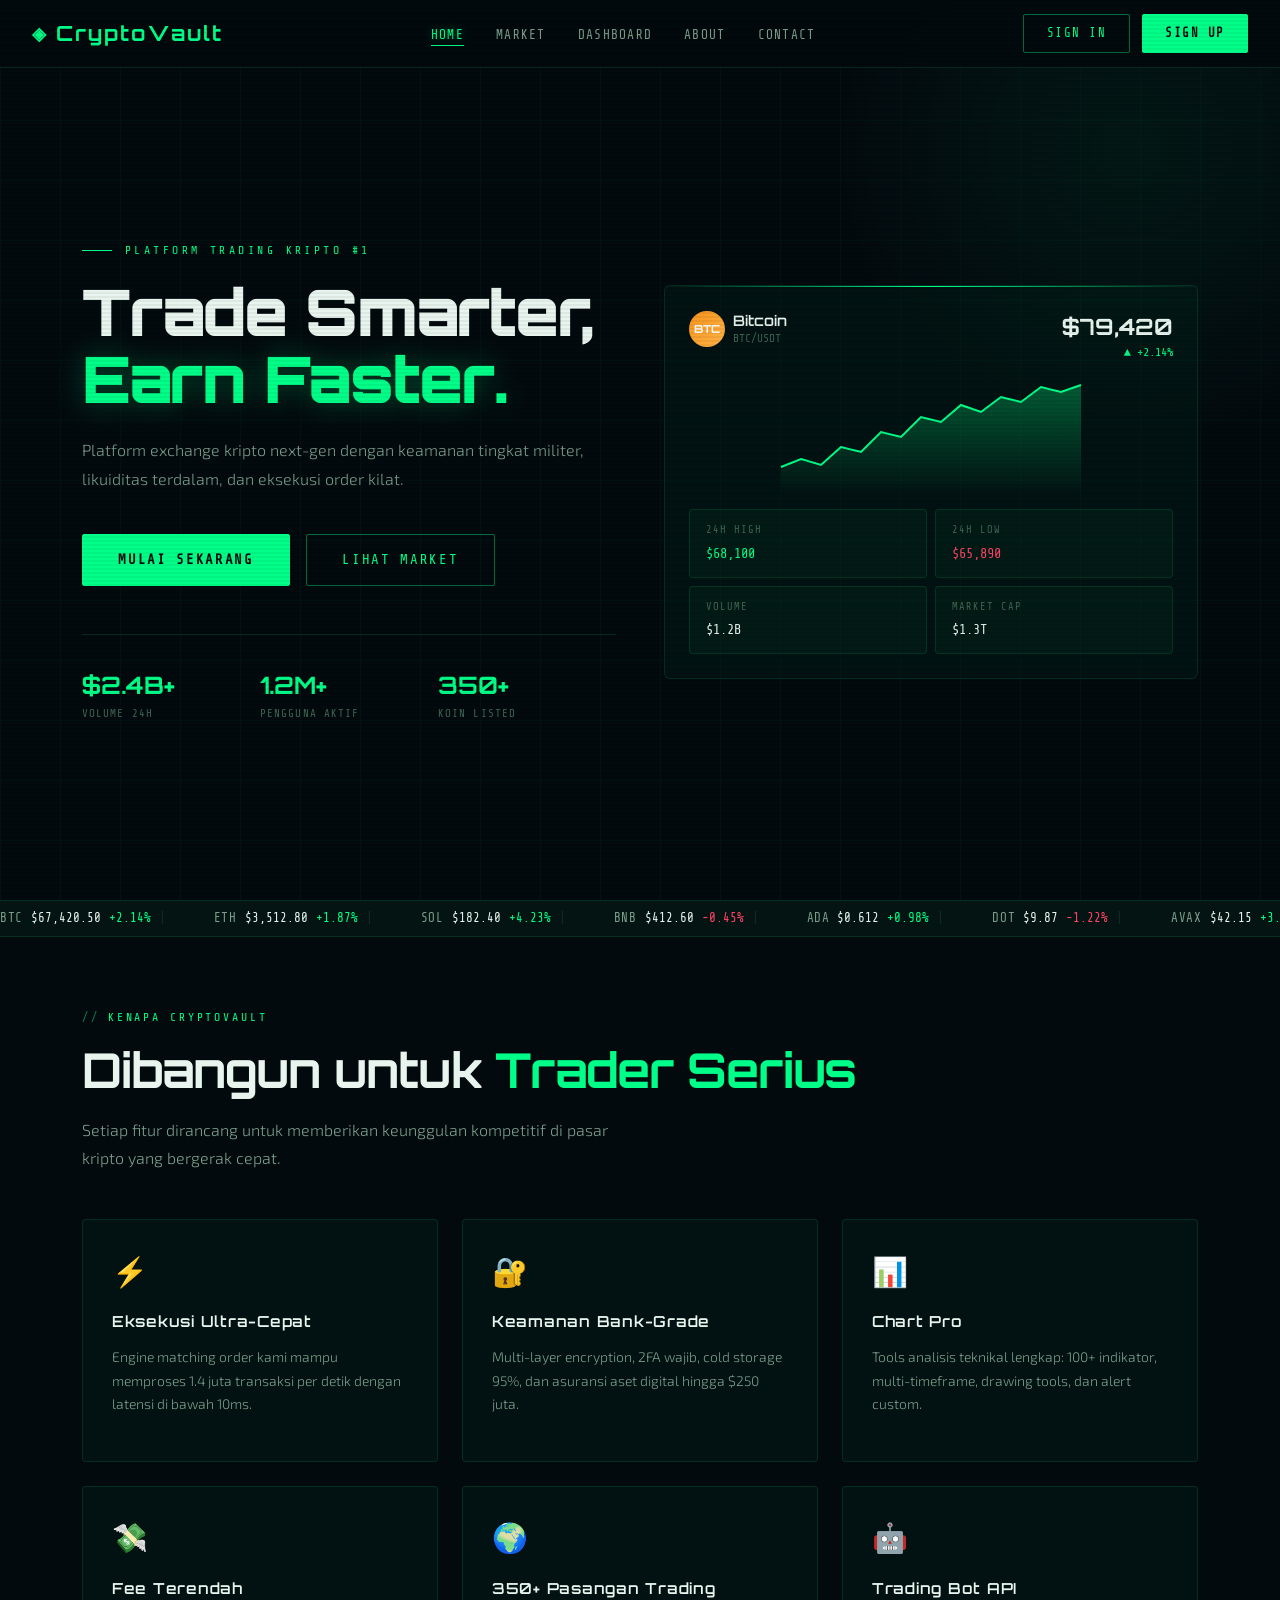
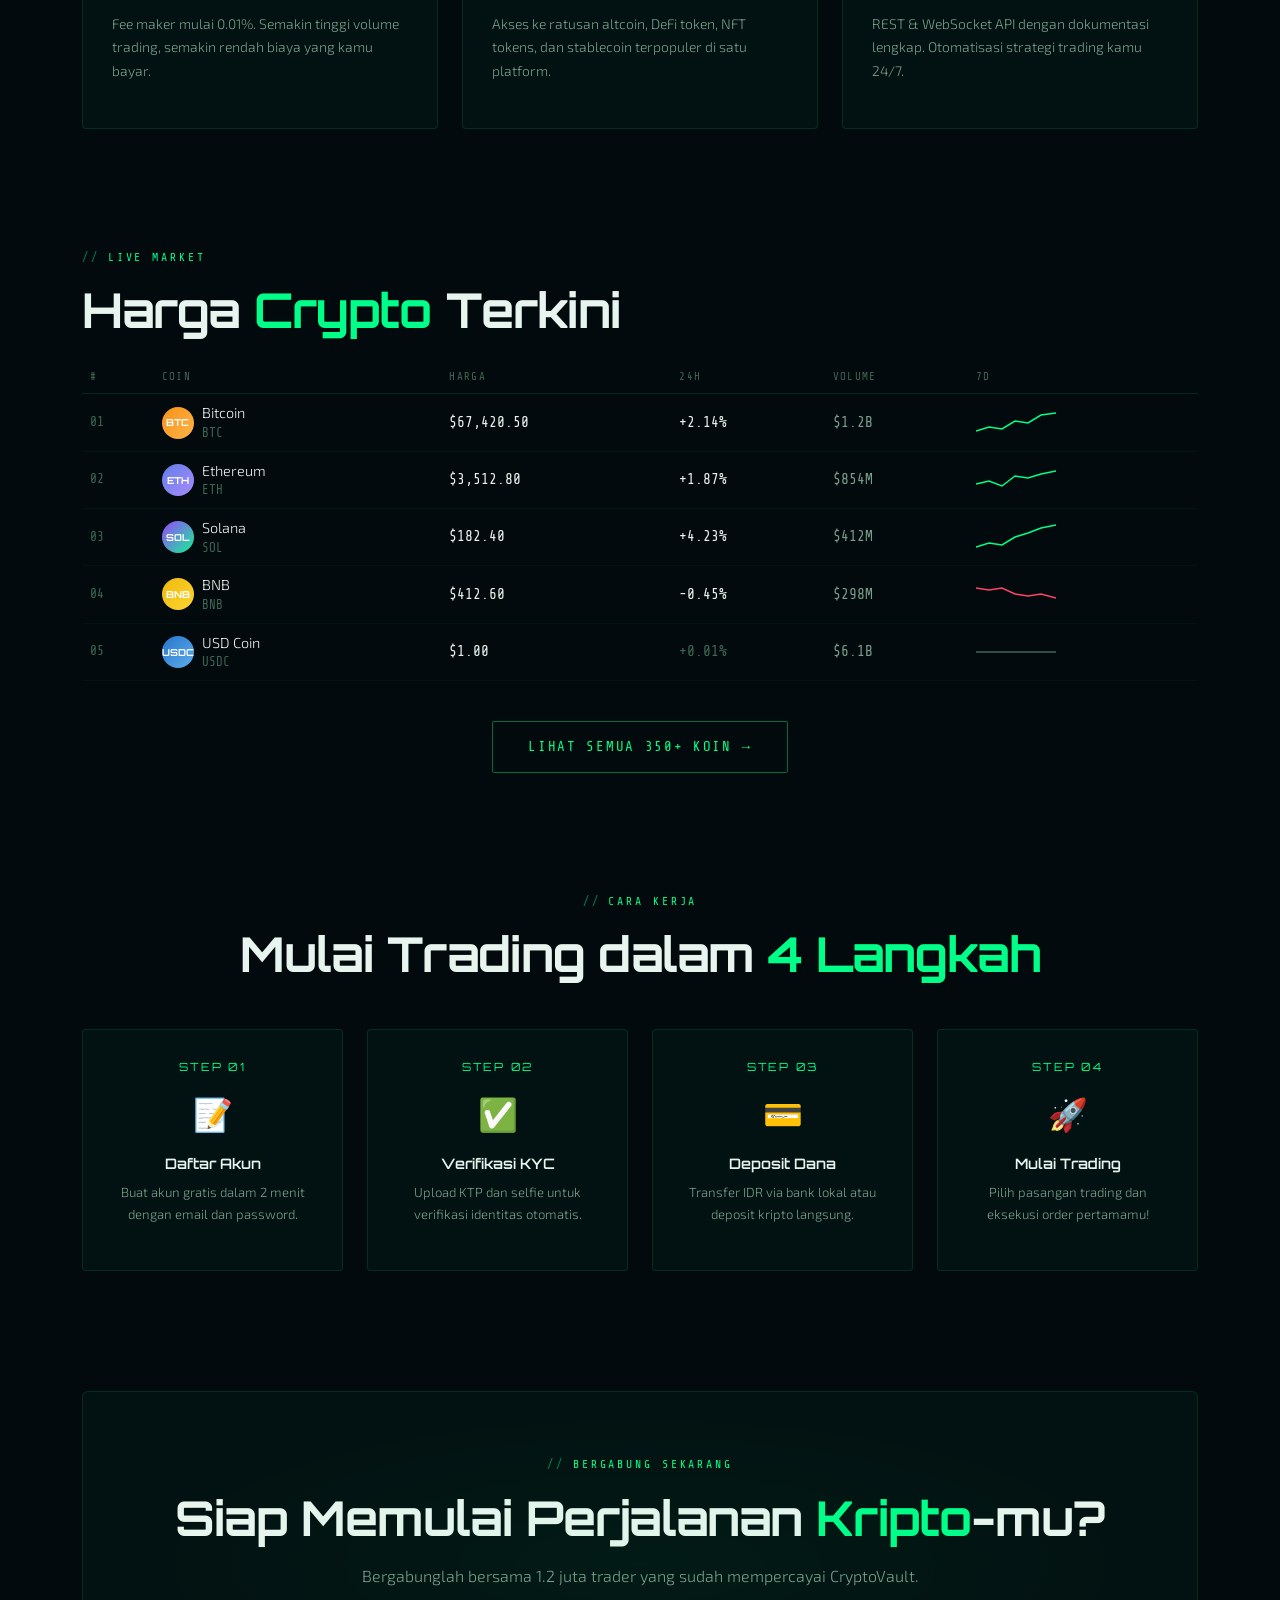
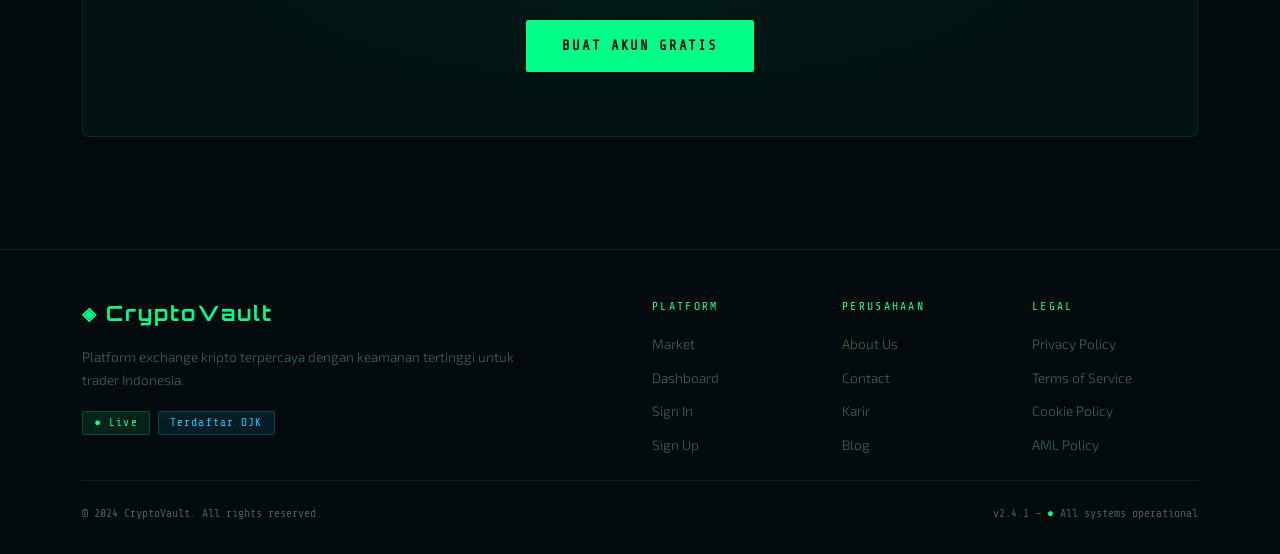
<file: index.html>
<!DOCTYPE html>
<html lang="id">
<head>
  <meta charset="UTF-8" />
  <meta name="viewport" content="width=device-width, initial-scale=1.0" />
  <title>CryptoVault — Next-Gen Crypto Exchange</title>

  <!-- Bootstrap 5 CSS -->
  <link rel="stylesheet" href="https://cdn.jsdelivr.net/npm/bootstrap@5.3.3/dist/css/bootstrap.min.css" />
  <!-- Custom CSS (override & extend Bootstrap) -->
  <link rel="stylesheet" href="css/style.css" />

  <style>
    .hero {
      min-height: 100vh;
      display: flex;
      align-items: center;
      padding: 8rem 0 4rem;
      position: relative;
      overflow: hidden;
    }

    .hero::before {
      content: '';
      position: absolute;
      top: -200px; right: -200px;
      width: 700px; height: 700px;
      background: radial-gradient(ellipse, rgba(0,255,136,0.06) 0%, transparent 60%);
      pointer-events: none;
    }

    .hero-eyebrow {
      font-family: var(--font-mono);
      font-size: 0.72rem;
      color: var(--accent);
      letter-spacing: 0.3em;
      text-transform: uppercase;
      margin-bottom: 1.2rem;
      display: flex;
      align-items: center;
      gap: 0.8rem;
    }

    .hero-eyebrow::before {
      content: '';
      width: 30px;
      height: 1px;
      background: var(--accent);
    }

    .hero-title {
      font-family: var(--font-display);
      font-size: clamp(2.8rem, 5vw, 4.5rem);
      font-weight: 900;
      line-height: 1.05;
      letter-spacing: -0.03em;
      margin-bottom: 1.5rem;
    }

    .hero-title .line2 {
      color: var(--accent);
      display: block;
      text-shadow: 0 0 30px rgba(0,255,136,0.3);
    }

    .hero-desc {
      color: var(--text-secondary);
      font-size: 1rem;
      line-height: 1.8;
      margin-bottom: 2.5rem;
    }

    .hero-stats {
      padding-top: 2rem;
      margin-top: 3rem;
      border-top: 1px solid var(--border);
    }

    .stat-value {
      font-family: var(--font-display);
      font-size: 1.5rem;
      font-weight: 700;
      color: var(--accent);
    }

    .stat-label {
      font-family: var(--font-mono);
      font-size: 0.68rem;
      color: var(--text-muted);
      letter-spacing: 0.1em;
      text-transform: uppercase;
      margin-top: 0.2rem;
    }

    .chart-box {
      background: var(--bg-card);
      border: 1px solid var(--border);
      border-radius: 6px;
      padding: 1.5rem;
      position: relative;
      overflow: hidden;
    }

    .chart-box::before {
      content: '';
      position: absolute;
      top: 0; left: 0; right: 0;
      height: 1px;
      background: linear-gradient(90deg, transparent, var(--accent), transparent);
    }

    .coin-icon {
      width: 36px;
      height: 36px;
      border-radius: 50%;
      background: linear-gradient(135deg, #f7931a, #ffb347);
      display: flex;
      align-items: center;
      justify-content: center;
      font-family: var(--font-display);
      font-size: 0.7rem;
      font-weight: 700;
      color: white;
      flex-shrink: 0;
    }

    .coin-name { font-family: var(--font-display); font-size: 0.9rem; font-weight: 600; }
    .coin-symbol { font-family: var(--font-mono); font-size: 0.7rem; color: var(--text-muted); }
    .price-value { font-family: var(--font-display); font-size: 1.4rem; font-weight: 700; }
    .price-change { font-family: var(--font-mono); font-size: 0.75rem; color: var(--accent); }

    .mini-chart svg { width: 100%; height: 120px; }

    .float-card {
      background: rgba(0,255,136,0.04);
      border: 1px solid var(--border);
      border-radius: 4px;
      padding: 0.8rem 1rem;
    }

    .float-label {
      font-family: var(--font-mono);
      font-size: 0.65rem;
      color: var(--text-muted);
      text-transform: uppercase;
      letter-spacing: 0.1em;
      margin-bottom: 0.3rem;
    }

    .float-value { font-family: var(--font-mono); font-size: 0.85rem; }

    .feature-icon { font-size: 1.8rem; margin-bottom: 1.2rem; display: block; }

    .feature-title {
      font-family: var(--font-display);
      font-size: 0.95rem;
      font-weight: 600;
      letter-spacing: 0.05em;
      margin-bottom: 0.7rem;
    }

    .feature-desc { color: var(--text-secondary); font-size: 0.87rem; line-height: 1.7; }

    .coin-dot {
      width: 32px; height: 32px;
      border-radius: 50%;
      display: flex;
      align-items: center;
      justify-content: center;
      font-family: var(--font-display);
      font-size: 0.6rem;
      font-weight: 700;
      color: #fff;
      flex-shrink: 0;
    }

    .coin-fullname { font-size: 0.78rem; color: var(--text-muted); font-family: var(--font-mono); }

    .step-number { font-family: var(--font-display); font-size: 0.7rem; color: var(--accent); letter-spacing: 0.2em; margin-bottom: 0.8rem; }
    .step-icon { font-size: 2rem; margin-bottom: 1rem; display: block; }
    .step-title { font-family: var(--font-display); font-size: 0.9rem; font-weight: 600; margin-bottom: 0.5rem; }
    .step-desc { color: var(--text-secondary); font-size: 0.82rem; line-height: 1.65; }

    .cta-box {
      background: var(--bg-card);
      border: 1px solid var(--border);
      border-radius: 6px;
      padding: 4rem;
      position: relative;
      overflow: hidden;
    }

    .cta-box::before {
      content: '';
      position: absolute;
      inset: 0;
      background: radial-gradient(ellipse at center, rgba(0,255,136,0.04) 0%, transparent 70%);
    }

    @media (max-width: 576px) {
      .cta-box { padding: 2.5rem 1.5rem; }
    }
  </style>
</head>
<body>

  <!-- NAVBAR -->
  <nav class="cv-nav">
    <a href="index.html" class="nav-logo">CryptoVault</a>
    <ul class="nav-links">
      <li><a href="index.html">Home</a></li>
      <li><a href="pages/market.html">Market</a></li>
      <li><a href="pages/dashboard.html">Dashboard</a></li>
      <li><a href="pages/about.html">About</a></li>
      <li><a href="pages/contact.html">Contact</a></li>
    </ul>
    <div class="nav-cta">
      <a href="pages/signin.html" class="btn-cv btn-cv-outline">Sign In</a>
      <a href="pages/signup.html" class="btn-cv btn-cv-primary">Sign Up</a>
    </div>
    <button class="hamburger" id="hamburger" aria-label="Menu">
      <span></span><span></span><span></span>
    </button>
  </nav>

  <div class="cv-mobile-menu" id="cv-mobile-menu">
    <a href="index.html">Home</a>
    <a href="pages/market.html">Market</a>
    <a href="pages/dashboard.html">Dashboard</a>
    <a href="pages/about.html">About</a>
    <a href="pages/contact.html">Contact</a>
    <a href="pages/signin.html">Sign In</a>
    <a href="pages/signup.html">Sign Up</a>
  </div>

  <!-- HERO — Bootstrap row/col untuk grid responsif -->
  <section class="hero">
    <div class="container">
      <div class="row align-items-center g-5">
        <div class="col-lg-6" data-aos>
          <div class="hero-eyebrow">Platform Trading Kripto #1</div>
          <h1 class="hero-title">
            Trade Smarter,<br>
            <span class="line2">Earn Faster.</span>
          </h1>
          <p class="hero-desc">
            Platform exchange kripto next-gen dengan keamanan tingkat militer, likuiditas terdalam, dan eksekusi order kilat.
          </p>
          <!-- Bootstrap d-flex gap-3 untuk tombol -->
          <div class="d-flex gap-3 flex-wrap">
            <a href="pages/signup.html" class="btn-cv btn-cv-primary btn-cv-lg">Mulai Sekarang</a>
            <a href="pages/market.html" class="btn-cv btn-cv-outline btn-cv-lg">Lihat Market</a>
          </div>
          <!-- Bootstrap row untuk stats -->
          <div class="hero-stats">
            <div class="row g-0">
              <div class="col-4">
                <div class="stat-value">$2.4B+</div>
                <div class="stat-label">Volume 24H</div>
              </div>
              <div class="col-4">
                <div class="stat-value">1.2M+</div>
                <div class="stat-label">Pengguna Aktif</div>
              </div>
              <div class="col-4">
                <div class="stat-value">350+</div>
                <div class="stat-label">Koin Listed</div>
              </div>
            </div>
          </div>
        </div>

        <div class="col-lg-6" data-aos data-delay="2">
          <div class="chart-box">
            <div class="d-flex justify-content-between align-items-start mb-3">
              <div class="d-flex align-items-center gap-2">
                <div class="coin-icon">BTC</div>
                <div>
                  <div class="coin-name">Bitcoin</div>
                  <div class="coin-symbol">BTC/USDT</div>
                </div>
              </div>
              <div class="text-end">
                <div class="price-value">$79,420</div>
                <div class="price-change">▲ +2.14%</div>
              </div>
            </div>
            <div class="mini-chart">
              <svg viewBox="0 0 300 120" xmlns="http://www.w3.org/2000/svg">
                <defs>
                  <linearGradient id="cg" x1="0%" y1="0%" x2="0%" y2="100%">
                    <stop offset="0%" style="stop-color:rgba(0,255,136,0.3)" />
                    <stop offset="100%" style="stop-color:rgba(0,255,136,0)" />
                  </linearGradient>
                </defs>
                <path d="M0,90 L20,82 L40,88 L60,70 L80,75 L100,55 L120,60 L140,40 L160,45 L180,28 L200,35 L220,20 L240,25 L260,10 L280,15 L300,8"
                  stroke="#00ff88" stroke-width="2" fill="none" />
                <path d="M0,90 L20,82 L40,88 L60,70 L80,75 L100,55 L120,60 L140,40 L160,45 L180,28 L200,35 L220,20 L240,25 L260,10 L280,15 L300,8 L300,120 L0,120 Z"
                  fill="url(#cg)" />
              </svg>
            </div>
            <!-- Bootstrap row/col untuk float cards -->
            <div class="row g-2 mt-1">
              <div class="col-6"><div class="float-card"><div class="float-label">24H High</div><div class="float-value up">$68,100</div></div></div>
              <div class="col-6"><div class="float-card"><div class="float-label">24H Low</div><div class="float-value down">$65,890</div></div></div>
              <div class="col-6"><div class="float-card"><div class="float-label">Volume</div><div class="float-value">$1.2B</div></div></div>
              <div class="col-6"><div class="float-card"><div class="float-label">Market Cap</div><div class="float-value">$1.3T</div></div></div>
            </div>
          </div>
        </div>
      </div>
    </div>
  </section>

  <!-- TICKER -->
  <div class="ticker-bar">
    <div class="ticker-track"></div>
  </div>

  <!-- FEATURES — Bootstrap row/col grid -->
  <section class="py-5 my-4">
    <div class="container">
      <div class="mb-5" data-aos>
        <div class="section-tag">Kenapa CryptoVault</div>
        <h2 class="section-title">Dibangun untuk <span class="highlight">Trader Serius</span></h2>
        <p class="section-sub">Setiap fitur dirancang untuk memberikan keunggulan kompetitif di pasar kripto yang bergerak cepat.</p>
      </div>
      <!-- Bootstrap row dengan col responsif -->
      <div class="row g-4">
        <div class="col-md-6 col-lg-4" data-aos data-delay="1">
          <div class="cv-card h-100">
            <span class="feature-icon">⚡</span>
            <div class="feature-title">Eksekusi Ultra-Cepat</div>
            <p class="feature-desc">Engine matching order kami mampu memproses 1.4 juta transaksi per detik dengan latensi di bawah 10ms.</p>
          </div>
        </div>
        <div class="col-md-6 col-lg-4" data-aos data-delay="2">
          <div class="cv-card h-100">
            <span class="feature-icon">🔐</span>
            <div class="feature-title">Keamanan Bank-Grade</div>
            <p class="feature-desc">Multi-layer encryption, 2FA wajib, cold storage 95%, dan asuransi aset digital hingga $250 juta.</p>
          </div>
        </div>
        <div class="col-md-6 col-lg-4" data-aos data-delay="3">
          <div class="cv-card h-100">
            <span class="feature-icon">📊</span>
            <div class="feature-title">Chart Pro</div>
            <p class="feature-desc">Tools analisis teknikal lengkap: 100+ indikator, multi-timeframe, drawing tools, dan alert custom.</p>
          </div>
        </div>
        <div class="col-md-6 col-lg-4" data-aos data-delay="1">
          <div class="cv-card h-100">
            <span class="feature-icon">💸</span>
            <div class="feature-title">Fee Terendah</div>
            <p class="feature-desc">Fee maker mulai 0.01%. Semakin tinggi volume trading, semakin rendah biaya yang kamu bayar.</p>
          </div>
        </div>
        <div class="col-md-6 col-lg-4" data-aos data-delay="2">
          <div class="cv-card h-100">
            <span class="feature-icon">🌍</span>
            <div class="feature-title">350+ Pasangan Trading</div>
            <p class="feature-desc">Akses ke ratusan altcoin, DeFi token, NFT tokens, dan stablecoin terpopuler di satu platform.</p>
          </div>
        </div>
        <div class="col-md-6 col-lg-4" data-aos data-delay="3">
          <div class="cv-card h-100">
            <span class="feature-icon">🤖</span>
            <div class="feature-title">Trading Bot API</div>
            <p class="feature-desc">REST & WebSocket API dengan dokumentasi lengkap. Otomatisasi strategi trading kamu 24/7.</p>
          </div>
        </div>
      </div>
    </div>
  </section>

  <!-- MARKET PREVIEW — Bootstrap table -->
  <section class="py-5 my-4">
    <div class="container">
      <div class="mb-4" data-aos>
        <div class="section-tag">Live Market</div>
        <h2 class="section-title">Harga <span class="highlight">Crypto</span> Terkini</h2>
      </div>
      <!-- Bootstrap table-responsive untuk scroll di mobile -->
      <div class="table-responsive" data-aos>
        <table class="table table-hover align-middle">
          <thead>
            <tr>
              <th>#</th><th>Coin</th><th>Harga</th><th>24H</th><th class="d-none d-md-table-cell">Volume</th><th>7D</th>
            </tr>
          </thead>
          <tbody>
            <tr>
              <td class="font-mono" style="color:var(--text-muted);font-size:0.8rem">01</td>
              <td><div class="d-flex align-items-center gap-2"><div class="coin-dot" style="background:linear-gradient(135deg,#f7931a,#ffb347)">BTC</div><div><div>Bitcoin</div><div class="coin-fullname">BTC</div></div></div></td>
              <td class="font-mono">$67,420.50</td>
              <td class="up font-mono">+2.14%</td>
              <td class="d-none d-md-table-cell font-mono" style="color:var(--text-secondary)">$1.2B</td>
              <td><svg width="80" height="28" viewBox="0 0 80 28"><polyline points="0,22 13,18 26,20 39,12 52,14 65,6 80,4" stroke="#00ff88" stroke-width="1.5" fill="none"/></svg></td>
            </tr>
            <tr>
              <td class="font-mono" style="color:var(--text-muted);font-size:0.8rem">02</td>
              <td><div class="d-flex align-items-center gap-2"><div class="coin-dot" style="background:linear-gradient(135deg,#627eea,#a78bfa)">ETH</div><div><div>Ethereum</div><div class="coin-fullname">ETH</div></div></div></td>
              <td class="font-mono">$3,512.80</td>
              <td class="up font-mono">+1.87%</td>
              <td class="d-none d-md-table-cell font-mono" style="color:var(--text-secondary)">$854M</td>
              <td><svg width="80" height="28" viewBox="0 0 80 28"><polyline points="0,18 13,15 26,20 39,10 52,12 65,8 80,5" stroke="#00ff88" stroke-width="1.5" fill="none"/></svg></td>
            </tr>
            <tr>
              <td class="font-mono" style="color:var(--text-muted);font-size:0.8rem">03</td>
              <td><div class="d-flex align-items-center gap-2"><div class="coin-dot" style="background:linear-gradient(135deg,#9945ff,#14f195)">SOL</div><div><div>Solana</div><div class="coin-fullname">SOL</div></div></div></td>
              <td class="font-mono">$182.40</td>
              <td class="up font-mono">+4.23%</td>
              <td class="d-none d-md-table-cell font-mono" style="color:var(--text-secondary)">$412M</td>
              <td><svg width="80" height="28" viewBox="0 0 80 28"><polyline points="0,24 13,20 26,22 39,14 52,10 65,5 80,2" stroke="#00ff88" stroke-width="1.5" fill="none"/></svg></td>
            </tr>
            <tr>
              <td class="font-mono" style="color:var(--text-muted);font-size:0.8rem">04</td>
              <td><div class="d-flex align-items-center gap-2"><div class="coin-dot" style="background:linear-gradient(135deg,#f0b90b,#fcd535)">BNB</div><div><div>BNB</div><div class="coin-fullname">BNB</div></div></div></td>
              <td class="font-mono">$412.60</td>
              <td class="down font-mono">-0.45%</td>
              <td class="d-none d-md-table-cell font-mono" style="color:var(--text-secondary)">$298M</td>
              <td><svg width="80" height="28" viewBox="0 0 80 28"><polyline points="0,8 13,10 26,8 39,14 52,16 65,14 80,18" stroke="#ff4466" stroke-width="1.5" fill="none"/></svg></td>
            </tr>
            <tr>
              <td class="font-mono" style="color:var(--text-muted);font-size:0.8rem">05</td>
              <td><div class="d-flex align-items-center gap-2"><div class="coin-dot" style="background:linear-gradient(135deg,#2775ca,#5dadec)">USDC</div><div><div>USD Coin</div><div class="coin-fullname">USDC</div></div></div></td>
              <td class="font-mono">$1.00</td>
              <td class="font-mono" style="color:var(--text-muted)">+0.01%</td>
              <td class="d-none d-md-table-cell font-mono" style="color:var(--text-secondary)">$6.1B</td>
              <td><svg width="80" height="28" viewBox="0 0 80 28"><polyline points="0,14 20,14 40,14 60,14 80,14" stroke="var(--text-muted)" stroke-width="1.5" fill="none"/></svg></td>
            </tr>
          </tbody>
        </table>
      </div>
      <div class="text-center mt-4" data-aos>
        <a href="pages/market.html" class="btn-cv btn-cv-outline btn-cv-lg">Lihat Semua 350+ Koin →</a>
      </div>
    </div>
  </section>

  <!-- HOW IT WORKS — Bootstrap row/col -->
  <section class="py-5 my-4">
    <div class="container">
      <div class="text-center mb-5" data-aos>
        <div class="section-tag justify-content-center">Cara Kerja</div>
        <h2 class="section-title">Mulai Trading dalam <span class="highlight">4 Langkah</span></h2>
      </div>
      <div class="row g-4">
        <div class="col-sm-6 col-lg-3" data-aos data-delay="1">
          <div class="cv-card text-center h-100">
            <div class="step-number">STEP 01</div>
            <span class="step-icon">📝</span>
            <div class="step-title">Daftar Akun</div>
            <p class="step-desc">Buat akun gratis dalam 2 menit dengan email dan password.</p>
          </div>
        </div>
        <div class="col-sm-6 col-lg-3" data-aos data-delay="2">
          <div class="cv-card text-center h-100">
            <div class="step-number">STEP 02</div>
            <span class="step-icon">✅</span>
            <div class="step-title">Verifikasi KYC</div>
            <p class="step-desc">Upload KTP dan selfie untuk verifikasi identitas otomatis.</p>
          </div>
        </div>
        <div class="col-sm-6 col-lg-3" data-aos data-delay="3">
          <div class="cv-card text-center h-100">
            <div class="step-number">STEP 03</div>
            <span class="step-icon">💳</span>
            <div class="step-title">Deposit Dana</div>
            <p class="step-desc">Transfer IDR via bank lokal atau deposit kripto langsung.</p>
          </div>
        </div>
        <div class="col-sm-6 col-lg-3" data-aos data-delay="4">
          <div class="cv-card text-center h-100">
            <div class="step-number">STEP 04</div>
            <span class="step-icon">🚀</span>
            <div class="step-title">Mulai Trading</div>
            <p class="step-desc">Pilih pasangan trading dan eksekusi order pertamamu!</p>
          </div>
        </div>
      </div>
    </div>
  </section>

  <!-- CTA -->
  <section class="py-5 my-4">
    <div class="container">
      <div class="cta-box text-center" data-aos>
        <div class="section-tag justify-content-center">Bergabung Sekarang</div>
        <h2 class="section-title">Siap Memulai Perjalanan <span class="highlight">Kripto</span>-mu?</h2>
        <p style="color:var(--text-secondary);margin-bottom:2rem">Bergabunglah bersama 1.2 juta trader yang sudah mempercayai CryptoVault.</p>
        <a href="pages/signup.html" class="btn-cv btn-cv-primary btn-cv-lg">Buat Akun Gratis</a>
      </div>
    </div>
  </section>

  <!-- FOOTER — Bootstrap row/col grid -->
  <footer class="cv-footer">
    <div class="container">
      <div class="row g-4 mb-4">
        <div class="col-lg-5 col-md-12">
          <a href="index.html" class="nav-logo d-inline-flex mb-3">CryptoVault</a>
          <p class="footer-desc">Platform exchange kripto terpercaya dengan keamanan tertinggi untuk trader Indonesia.</p>
          <!-- Bootstrap d-flex gap-2 untuk badges -->
          <div class="d-flex gap-2 flex-wrap">
            <span class="badge badge-cv-green">● Live</span>
            <span class="badge badge-cv-blue">Terdaftar OJK</span>
          </div>
        </div>
        <div class="col-6 col-md-3 col-lg-2 offset-lg-1">
          <div class="footer-col-title">Platform</div>
          <ul class="footer-links">
            <li><a href="pages/market.html">Market</a></li>
            <li><a href="pages/dashboard.html">Dashboard</a></li>
            <li><a href="pages/signin.html">Sign In</a></li>
            <li><a href="pages/signup.html">Sign Up</a></li>
          </ul>
        </div>
        <div class="col-6 col-md-3 col-lg-2">
          <div class="footer-col-title">Perusahaan</div>
          <ul class="footer-links">
            <li><a href="pages/about.html">About Us</a></li>
            <li><a href="pages/contact.html">Contact</a></li>
            <li><a href="#">Karir</a></li>
            <li><a href="#">Blog</a></li>
          </ul>
        </div>
        <div class="col-6 col-md-3 col-lg-2">
          <div class="footer-col-title">Legal</div>
          <ul class="footer-links">
            <li><a href="#">Privacy Policy</a></li>
            <li><a href="#">Terms of Service</a></li>
            <li><a href="#">Cookie Policy</a></li>
            <li><a href="#">AML Policy</a></li>
          </ul>
        </div>
      </div>
      <!-- Bootstrap d-flex justify-content-between untuk footer bottom -->
      <div class="footer-bottom d-flex justify-content-between align-items-center flex-wrap gap-2">
        <span>© 2024 CryptoVault. All rights reserved.</span>
        <span class="font-mono">v2.4.1 — <span class="up">●</span> All systems operational</span>
      </div>
    </div>
  </footer>

  <!-- Bootstrap 5 JS Bundle (termasuk Popper) -->
  <script src="https://cdn.jsdelivr.net/npm/bootstrap@5.3.3/dist/js/bootstrap.bundle.min.js"></script>
  <script src="js/main.js"></script>
</body>
</html>
</file>
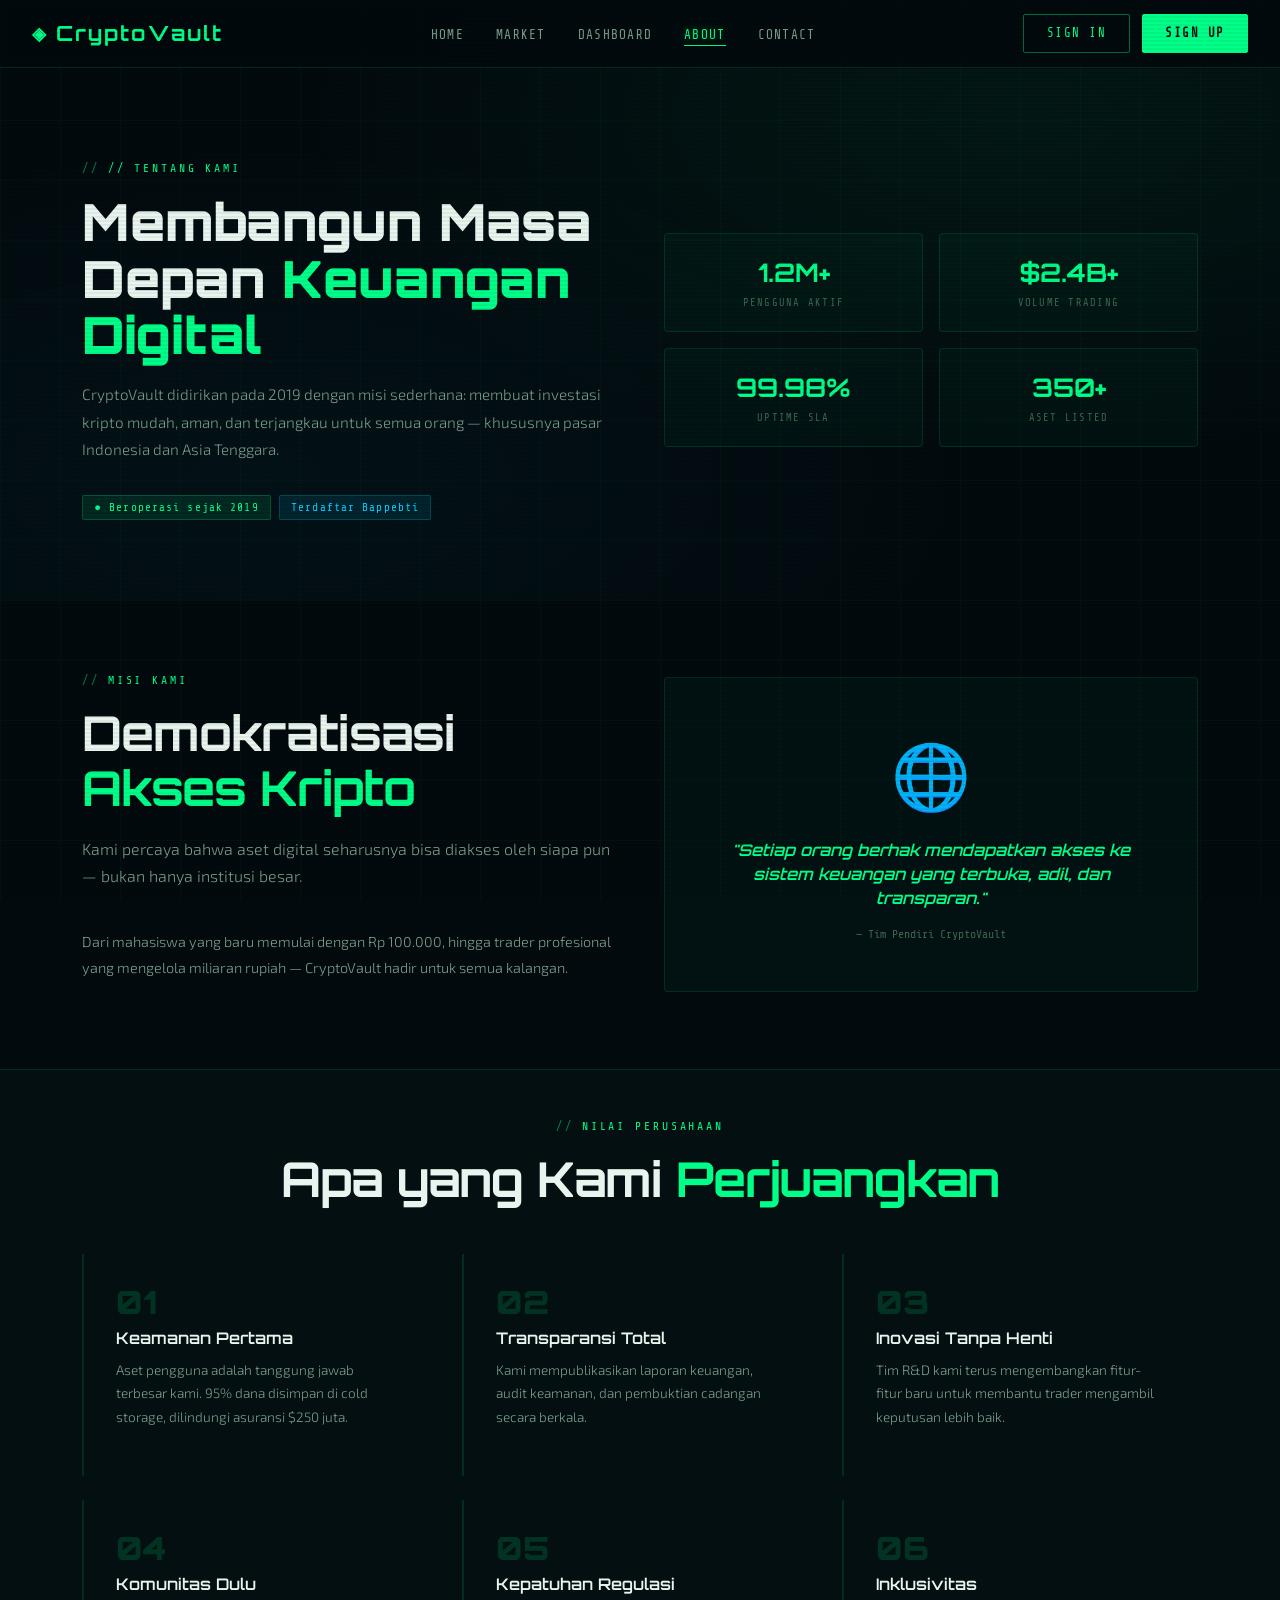
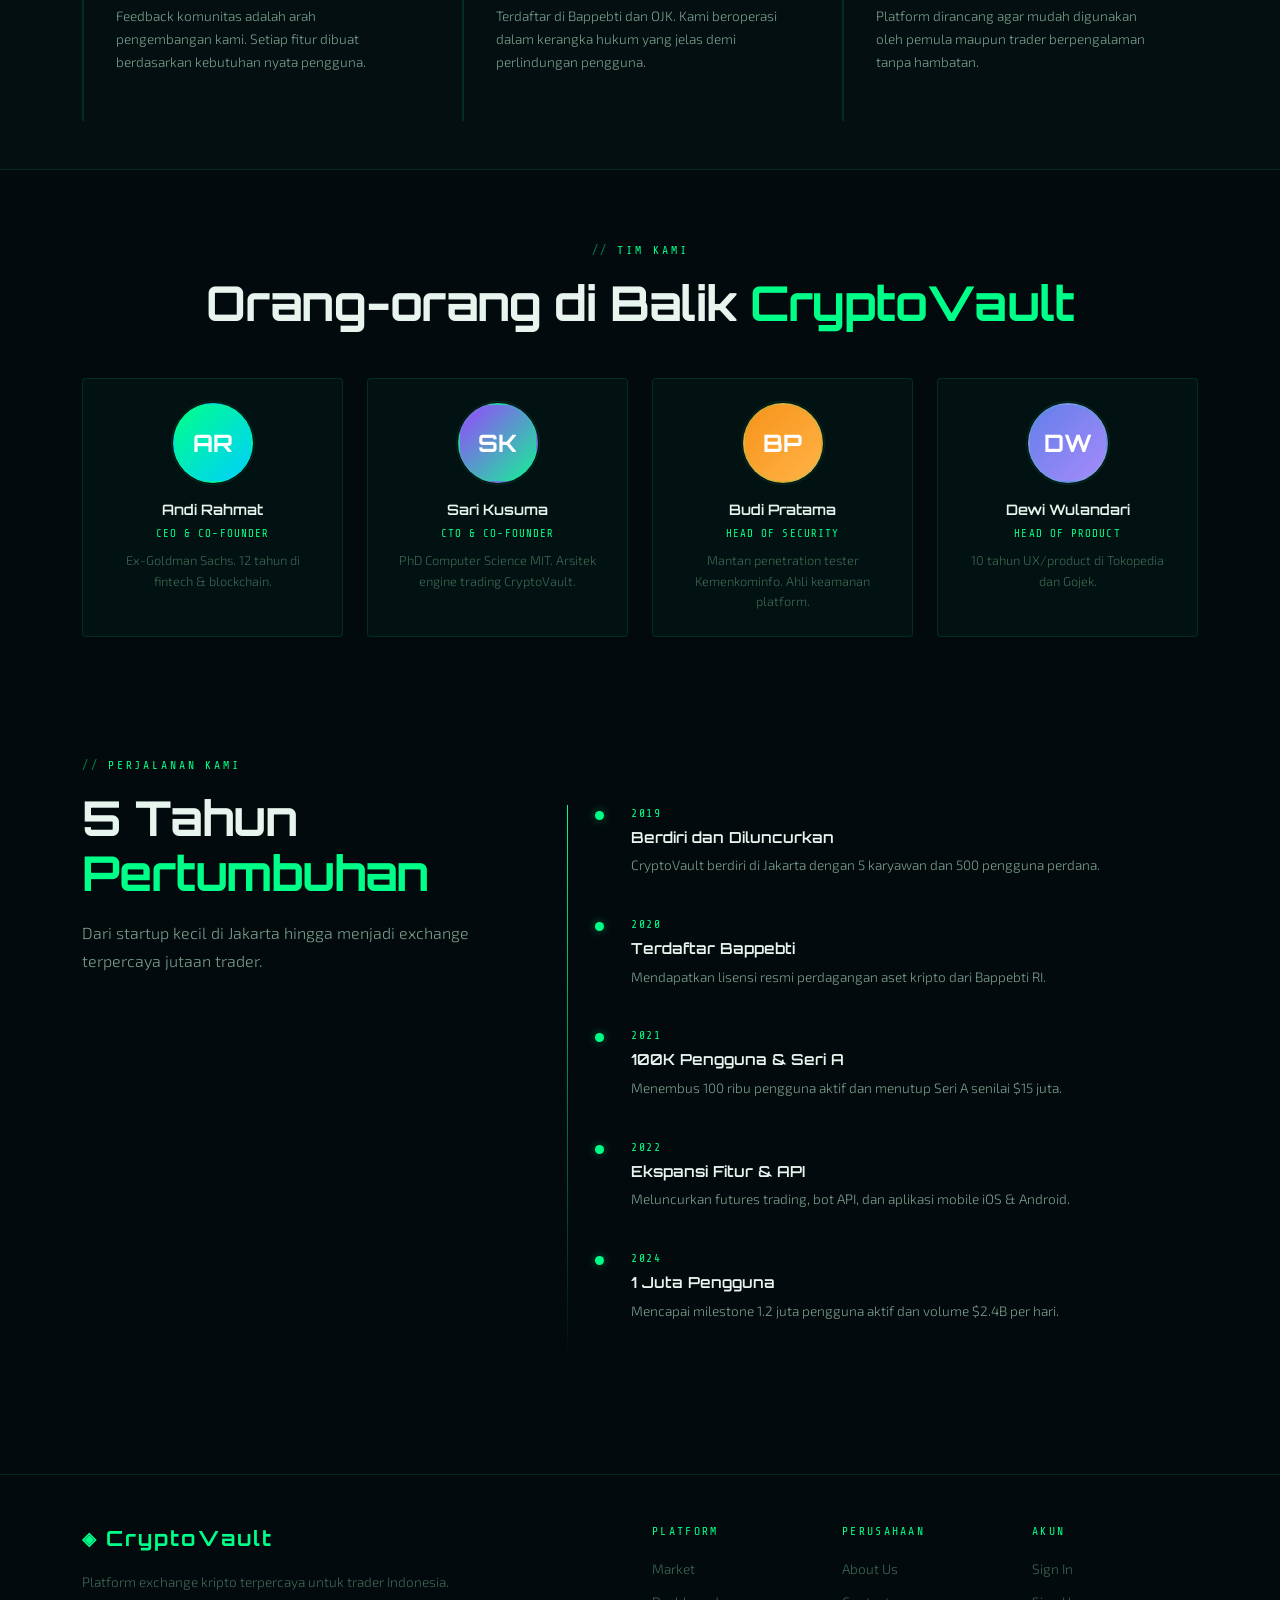
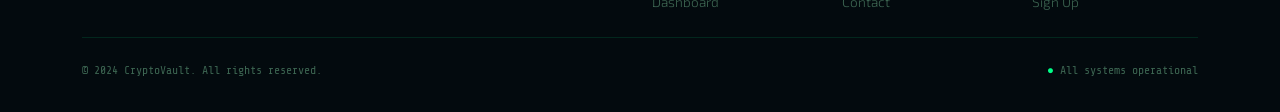
<file: pages/about.html>
<!DOCTYPE html>
<html lang="id">
<head>
  <meta charset="UTF-8" />
  <meta name="viewport" content="width=device-width, initial-scale=1.0" />
  <title>About Us — CryptoVault</title>
  <link rel="stylesheet" href="https://cdn.jsdelivr.net/npm/bootstrap@5.3.3/dist/css/bootstrap.min.css" />
  <link rel="stylesheet" href="../css/style.css" />
  <style>
    .about-hero { padding: 10rem 0 5rem; position: relative; overflow: hidden; }
    .about-hero::before { content: ''; position: absolute; inset: 0; background: radial-gradient(ellipse at 80% 20%, rgba(0,255,136,0.06) 0%, transparent 50%), radial-gradient(ellipse at 20% 80%, rgba(0,207,255,0.04) 0%, transparent 50%); }

    .about-title { font-family: var(--font-display); font-size: clamp(2rem, 4vw, 3.2rem); font-weight: 900; line-height: 1.1; margin-bottom: 1.2rem; }
    .about-desc { color: var(--text-secondary); line-height: 1.8; font-size: 0.95rem; margin-bottom: 2rem; }

    .company-stat { background: var(--bg-card); border: 1px solid var(--border); border-radius: 4px; padding: 1.2rem; text-align: center; }
    .cstat-value { font-family: var(--font-display); font-size: 1.6rem; font-weight: 700; color: var(--accent); }
    .cstat-label { font-family: var(--font-mono); font-size: 0.65rem; letter-spacing: 0.12em; text-transform: uppercase; color: var(--text-muted); margin-top: 0.3rem; }

    .mission-visual { background: var(--bg-card); border: 1px solid var(--border); border-radius: 4px; padding: 3rem; text-align: center; }
    .mission-icon { font-size: 4rem; margin-bottom: 1rem; display: block; }
    .mission-quote { font-family: var(--font-display); font-size: 1rem; font-weight: 600; color: var(--accent); line-height: 1.5; font-style: italic; }

    .value-card { padding: 2rem; border-left: 2px solid var(--border); transition: border-color 0.3s; }
    .value-card:hover { border-color: var(--accent); }
    .value-num { font-family: var(--font-display); font-size: 2rem; font-weight: 900; color: rgba(0,255,136,0.15); line-height: 1; margin-bottom: 0.5rem; }
    .value-title { font-family: var(--font-display); font-size: 1rem; font-weight: 600; margin-bottom: 0.5rem; }
    .value-desc { color: var(--text-secondary); font-size: 0.85rem; line-height: 1.7; }

    .team-avatar { width: 80px; height: 80px; border-radius: 50%; margin: 0 auto 1rem; display: flex; align-items: center; justify-content: center; font-family: var(--font-display); font-size: 1.5rem; font-weight: 700; color: #fff; border: 2px solid var(--border); position: relative; }
    .team-avatar::after { content: ''; position: absolute; inset: -4px; border-radius: 50%; border: 1px solid var(--border); }
    .team-name { font-family: var(--font-display); font-size: 0.9rem; font-weight: 600; margin-bottom: 0.3rem; }
    .team-role { font-family: var(--font-mono); font-size: 0.68rem; letter-spacing: 0.1em; text-transform: uppercase; color: var(--accent); margin-bottom: 0.5rem; }
    .team-bio { color: var(--text-muted); font-size: 0.8rem; line-height: 1.6; }

    .timeline { position: relative; padding-left: 2rem; margin-top: 3rem; }
    .timeline::before { content: ''; position: absolute; left: 0; top: 0; bottom: 0; width: 1px; background: linear-gradient(to bottom, var(--accent), transparent); }
    .timeline-item { position: relative; padding: 0 0 2.5rem 2rem; }
    .timeline-item::before { content: ''; position: absolute; left: -4px; top: 6px; width: 9px; height: 9px; border-radius: 50%; background: var(--accent); box-shadow: 0 0 8px var(--accent-glow); }
    .timeline-year { font-family: var(--font-mono); font-size: 0.72rem; color: var(--accent); letter-spacing: 0.15em; margin-bottom: 0.3rem; }
    .timeline-title { font-family: var(--font-display); font-size: 0.95rem; font-weight: 600; margin-bottom: 0.3rem; }
    .timeline-desc { color: var(--text-secondary); font-size: 0.85rem; line-height: 1.6; }
  </style>
</head>
<body>

  <nav class="cv-nav">
    <a href="../index.html" class="nav-logo">CryptoVault</a>
    <ul class="nav-links">
      <li><a href="../index.html">Home</a></li>
      <li><a href="market.html">Market</a></li>
      <li><a href="dashboard.html">Dashboard</a></li>
      <li><a href="about.html">About</a></li>
      <li><a href="contact.html">Contact</a></li>
    </ul>
    <div class="nav-cta">
      <a href="signin.html" class="btn-cv btn-cv-outline">Sign In</a>
      <a href="signup.html" class="btn-cv btn-cv-primary">Sign Up</a>
    </div>
    <button class="hamburger" id="hamburger" aria-label="Menu">
      <span></span><span></span><span></span>
    </button>
  </nav>

  <div class="cv-mobile-menu" id="cv-mobile-menu">
    <a href="../index.html">Home</a>
    <a href="market.html">Market</a>
    <a href="dashboard.html">Dashboard</a>
    <a href="about.html">About</a>
    <a href="contact.html">Contact</a>
    <a href="signin.html">Sign In</a>
    <a href="signup.html">Sign Up</a>
  </div>

  <!-- Hero — Bootstrap row/col -->
  <div class="about-hero">
    <div class="container">
      <div class="row align-items-center g-5">
        <div class="col-lg-6" data-aos>
          <div class="section-tag">// Tentang Kami</div>
          <h1 class="about-title">Membangun Masa Depan <span style="color:var(--accent)">Keuangan Digital</span></h1>
          <p class="about-desc">CryptoVault didirikan pada 2019 dengan misi sederhana: membuat investasi kripto mudah, aman, dan terjangkau untuk semua orang — khususnya pasar Indonesia dan Asia Tenggara.</p>
          <div class="d-flex gap-2 flex-wrap">
            <span class="badge badge-cv-green">● Beroperasi sejak 2019</span>
            <span class="badge badge-cv-blue">Terdaftar Bappebti</span>
          </div>
        </div>
        <!-- Bootstrap row g-3 untuk stat cards -->
        <div class="col-lg-6" data-aos data-delay="2">
          <div class="row g-3">
            <div class="col-6"><div class="company-stat"><div class="cstat-value">1.2M+</div><div class="cstat-label">Pengguna Aktif</div></div></div>
            <div class="col-6"><div class="company-stat"><div class="cstat-value">$2.4B+</div><div class="cstat-label">Volume Trading</div></div></div>
            <div class="col-6"><div class="company-stat"><div class="cstat-value">99.98%</div><div class="cstat-label">Uptime SLA</div></div></div>
            <div class="col-6"><div class="company-stat"><div class="cstat-value">350+</div><div class="cstat-label">Aset Listed</div></div></div>
          </div>
        </div>
      </div>
    </div>
  </div>

  <!-- Mission — Bootstrap row/col -->
  <section class="py-5 my-4">
    <div class="container">
      <div class="row align-items-center g-5">
        <div class="col-lg-6" data-aos>
          <div class="section-tag">Misi Kami</div>
          <h2 class="section-title">Demokratisasi <span class="highlight">Akses Kripto</span></h2>
          <p class="section-sub">Kami percaya bahwa aset digital seharusnya bisa diakses oleh siapa pun — bukan hanya institusi besar.</p>
          <br />
          <p style="color:var(--text-secondary);font-size:0.9rem;line-height:1.8">Dari mahasiswa yang baru memulai dengan Rp 100.000, hingga trader profesional yang mengelola miliaran rupiah — CryptoVault hadir untuk semua kalangan.</p>
        </div>
        <div class="col-lg-6" data-aos data-delay="2">
          <div class="mission-visual">
            <span class="mission-icon">🌐</span>
            <div class="mission-quote">"Setiap orang berhak mendapatkan akses ke sistem keuangan yang terbuka, adil, dan transparan."</div>
            <div class="mt-3 font-mono" style="font-size:0.72rem;color:var(--text-muted)">— Tim Pendiri CryptoVault</div>
          </div>
        </div>
      </div>
    </div>
  </section>

  <!-- Values — Bootstrap row/col -->
  <section class="py-5" style="background:rgba(0,255,136,0.02);border-top:1px solid var(--border);border-bottom:1px solid var(--border)">
    <div class="container">
      <div class="text-center mb-5" data-aos>
        <div class="section-tag justify-content-center">Nilai Perusahaan</div>
        <h2 class="section-title">Apa yang Kami <span class="highlight">Perjuangkan</span></h2>
      </div>
      <div class="row g-4">
        <div class="col-md-6 col-lg-4" data-aos data-delay="1"><div class="value-card"><div class="value-num">01</div><div class="value-title">Keamanan Pertama</div><p class="value-desc">Aset pengguna adalah tanggung jawab terbesar kami. 95% dana disimpan di cold storage, dilindungi asuransi $250 juta.</p></div></div>
        <div class="col-md-6 col-lg-4" data-aos data-delay="2"><div class="value-card"><div class="value-num">02</div><div class="value-title">Transparansi Total</div><p class="value-desc">Kami mempublikasikan laporan keuangan, audit keamanan, dan pembuktian cadangan secara berkala.</p></div></div>
        <div class="col-md-6 col-lg-4" data-aos data-delay="3"><div class="value-card"><div class="value-num">03</div><div class="value-title">Inovasi Tanpa Henti</div><p class="value-desc">Tim R&D kami terus mengembangkan fitur-fitur baru untuk membantu trader mengambil keputusan lebih baik.</p></div></div>
        <div class="col-md-6 col-lg-4" data-aos data-delay="1"><div class="value-card"><div class="value-num">04</div><div class="value-title">Komunitas Dulu</div><p class="value-desc">Feedback komunitas adalah arah pengembangan kami. Setiap fitur dibuat berdasarkan kebutuhan nyata pengguna.</p></div></div>
        <div class="col-md-6 col-lg-4" data-aos data-delay="2"><div class="value-card"><div class="value-num">05</div><div class="value-title">Kepatuhan Regulasi</div><p class="value-desc">Terdaftar di Bappebti dan OJK. Kami beroperasi dalam kerangka hukum yang jelas demi perlindungan pengguna.</p></div></div>
        <div class="col-md-6 col-lg-4" data-aos data-delay="3"><div class="value-card"><div class="value-num">06</div><div class="value-title">Inklusivitas</div><p class="value-desc">Platform dirancang agar mudah digunakan oleh pemula maupun trader berpengalaman tanpa hambatan.</p></div></div>
      </div>
    </div>
  </section>

  <!-- Team — Bootstrap row/col -->
  <section class="py-5 my-4">
    <div class="container">
      <div class="text-center mb-5" data-aos>
        <div class="section-tag justify-content-center">Tim Kami</div>
        <h2 class="section-title">Orang-orang di Balik <span class="highlight">CryptoVault</span></h2>
      </div>
      <div class="row g-4">
        <div class="col-6 col-lg-3" data-aos data-delay="1">
          <div class="cv-card text-center h-100 p-4">
            <div class="team-avatar" style="background:linear-gradient(135deg,#00ff88,#00cfff)">AR</div>
            <div class="team-name">Andi Rahmat</div>
            <div class="team-role">CEO & Co-Founder</div>
            <div class="team-bio">Ex-Goldman Sachs. 12 tahun di fintech & blockchain.</div>
          </div>
        </div>
        <div class="col-6 col-lg-3" data-aos data-delay="2">
          <div class="cv-card text-center h-100 p-4">
            <div class="team-avatar" style="background:linear-gradient(135deg,#9945ff,#14f195)">SK</div>
            <div class="team-name">Sari Kusuma</div>
            <div class="team-role">CTO & Co-Founder</div>
            <div class="team-bio">PhD Computer Science MIT. Arsitek engine trading CryptoVault.</div>
          </div>
        </div>
        <div class="col-6 col-lg-3" data-aos data-delay="3">
          <div class="cv-card text-center h-100 p-4">
            <div class="team-avatar" style="background:linear-gradient(135deg,#f7931a,#ffb347)">BP</div>
            <div class="team-name">Budi Pratama</div>
            <div class="team-role">Head of Security</div>
            <div class="team-bio">Mantan penetration tester Kemenkominfo. Ahli keamanan platform.</div>
          </div>
        </div>
        <div class="col-6 col-lg-3" data-aos data-delay="4">
          <div class="cv-card text-center h-100 p-4">
            <div class="team-avatar" style="background:linear-gradient(135deg,#627eea,#a78bfa)">DW</div>
            <div class="team-name">Dewi Wulandari</div>
            <div class="team-role">Head of Product</div>
            <div class="team-bio">10 tahun UX/product di Tokopedia dan Gojek.</div>
          </div>
        </div>
      </div>
    </div>
  </section>

  <!-- Timeline — Bootstrap row/col -->
  <section class="py-5 my-4">
    <div class="container">
      <div class="row g-5">
        <div class="col-lg-5" data-aos>
          <div class="section-tag">Perjalanan Kami</div>
          <h2 class="section-title">5 Tahun <span class="highlight">Pertumbuhan</span></h2>
          <p class="section-sub">Dari startup kecil di Jakarta hingga menjadi exchange terpercaya jutaan trader.</p>
        </div>
        <div class="col-lg-7" data-aos data-delay="2">
          <div class="timeline">
            <div class="timeline-item"><div class="timeline-year">2019</div><div class="timeline-title">Berdiri dan Diluncurkan</div><div class="timeline-desc">CryptoVault berdiri di Jakarta dengan 5 karyawan dan 500 pengguna perdana.</div></div>
            <div class="timeline-item"><div class="timeline-year">2020</div><div class="timeline-title">Terdaftar Bappebti</div><div class="timeline-desc">Mendapatkan lisensi resmi perdagangan aset kripto dari Bappebti RI.</div></div>
            <div class="timeline-item"><div class="timeline-year">2021</div><div class="timeline-title">100K Pengguna & Seri A</div><div class="timeline-desc">Menembus 100 ribu pengguna aktif dan menutup Seri A senilai $15 juta.</div></div>
            <div class="timeline-item"><div class="timeline-year">2022</div><div class="timeline-title">Ekspansi Fitur & API</div><div class="timeline-desc">Meluncurkan futures trading, bot API, dan aplikasi mobile iOS & Android.</div></div>
            <div class="timeline-item"><div class="timeline-year">2024</div><div class="timeline-title">1 Juta Pengguna</div><div class="timeline-desc">Mencapai milestone 1.2 juta pengguna aktif dan volume $2.4B per hari.</div></div>
          </div>
        </div>
      </div>
    </div>
  </section>

  <footer class="cv-footer">
    <div class="container">
      <div class="row g-4 mb-4">
        <div class="col-md-5">
          <a href="../index.html" class="nav-logo d-inline-flex mb-3">CryptoVault</a>
          <p class="footer-desc">Platform exchange kripto terpercaya untuk trader Indonesia.</p>
        </div>
        <div class="col-6 col-md-2 offset-md-1">
          <div class="footer-col-title">Platform</div>
          <ul class="footer-links">
            <li><a href="market.html">Market</a></li>
            <li><a href="dashboard.html">Dashboard</a></li>
          </ul>
        </div>
        <div class="col-6 col-md-2">
          <div class="footer-col-title">Perusahaan</div>
          <ul class="footer-links">
            <li><a href="about.html">About Us</a></li>
            <li><a href="contact.html">Contact</a></li>
          </ul>
        </div>
        <div class="col-6 col-md-2">
          <div class="footer-col-title">Akun</div>
          <ul class="footer-links">
            <li><a href="signin.html">Sign In</a></li>
            <li><a href="signup.html">Sign Up</a></li>
          </ul>
        </div>
      </div>
      <div class="footer-bottom d-flex justify-content-between flex-wrap gap-2">
        <span>© 2024 CryptoVault. All rights reserved.</span>
        <span class="font-mono"><span class="up">●</span> All systems operational</span>
      </div>
    </div>
  </footer>

  <script src="https://cdn.jsdelivr.net/npm/bootstrap@5.3.3/dist/js/bootstrap.bundle.min.js"></script>
  <script src="../js/main.js"></script>
</body>
</html>
</file>
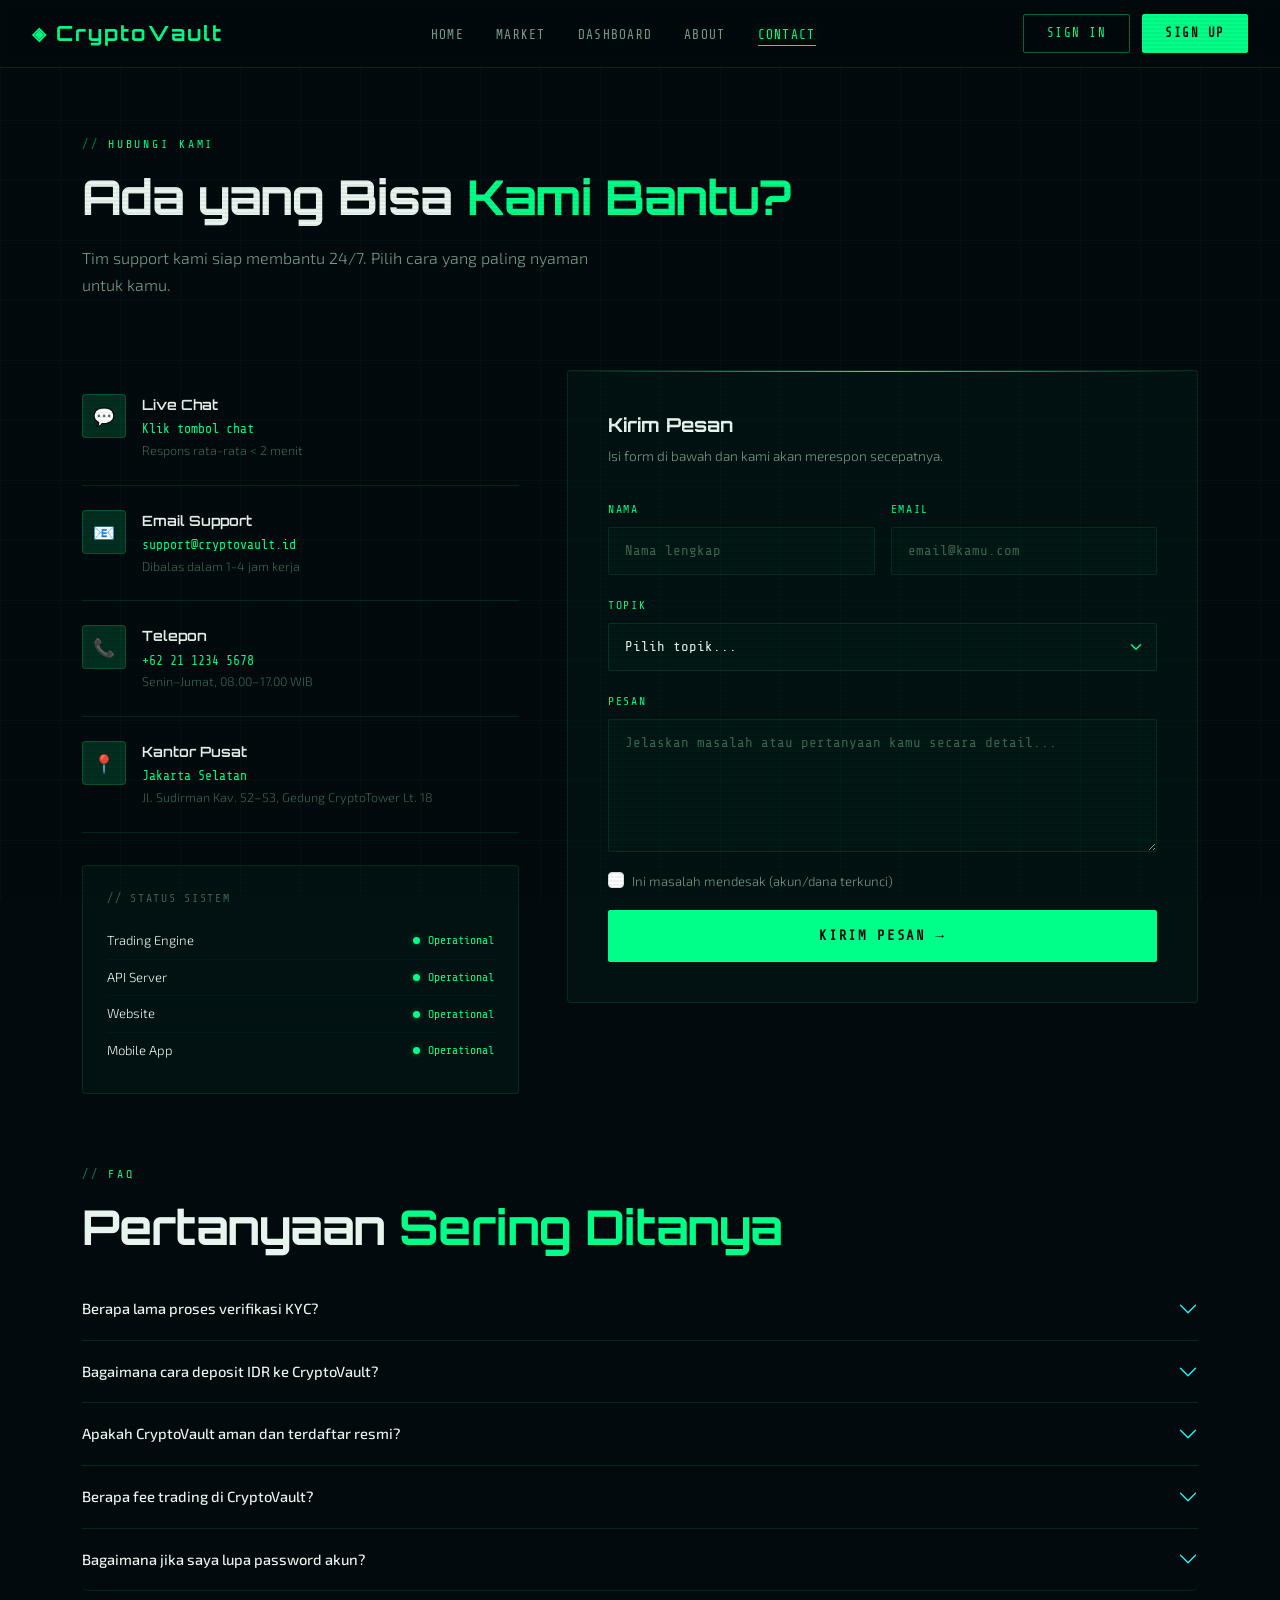
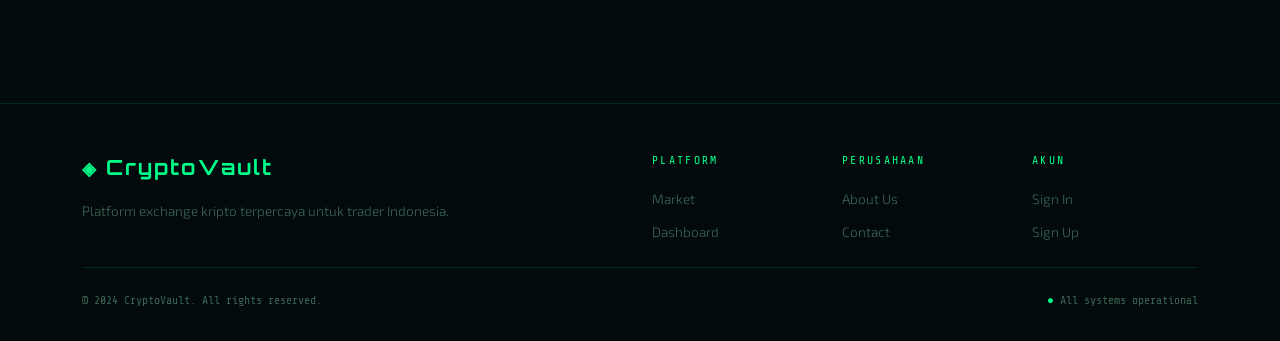
<file: pages/contact.html>
<!DOCTYPE html>
<html lang="id">
<head>
  <meta charset="UTF-8" />
  <meta name="viewport" content="width=device-width, initial-scale=1.0" />
  <title>Contact — CryptoVault</title>
  <link rel="stylesheet" href="https://cdn.jsdelivr.net/npm/bootstrap@5.3.3/dist/css/bootstrap.min.css" />
  <link rel="stylesheet" href="../css/style.css" />
  <style>
    .contact-method { display: flex; align-items: flex-start; gap: 1rem; padding: 1.5rem 0; border-bottom: 1px solid var(--border); }
    .contact-method:last-child { border-bottom: none; }
    .contact-icon { width: 44px; height: 44px; border-radius: 4px; background: var(--accent-dim); border: 1px solid rgba(0,255,136,0.2); display: flex; align-items: center; justify-content: center; font-size: 1.1rem; flex-shrink: 0; }
    .contact-method-title { font-family: var(--font-display); font-size: 0.88rem; font-weight: 600; margin-bottom: 0.25rem; }
    .contact-method-value { font-family: var(--font-mono); font-size: 0.82rem; color: var(--accent); }
    .contact-method-note { font-size: 0.78rem; color: var(--text-muted); margin-top: 0.2rem; }

    .status-box { background: var(--bg-card); border: 1px solid var(--border); border-radius: 4px; padding: 1.5rem; margin-top: 2rem; }
    .status-title { font-family: var(--font-mono); font-size: 0.72rem; letter-spacing: 0.15em; text-transform: uppercase; color: var(--text-muted); margin-bottom: 1rem; }
    .status-row { display: flex; justify-content: space-between; align-items: center; padding: 0.5rem 0; border-bottom: 1px solid rgba(0,255,136,0.04); font-size: 0.82rem; }
    .status-row:last-child { border-bottom: none; }
    .status-dot { width: 7px; height: 7px; border-radius: 50%; background: var(--accent); box-shadow: 0 0 6px var(--accent-glow); flex-shrink: 0; animation: pulse 2s ease-in-out infinite; }

    .contact-form-box { background: var(--bg-card); border: 1px solid var(--border); border-radius: 4px; padding: 2.5rem; position: relative; overflow: hidden; }
    .contact-form-box::before { content: ''; position: absolute; top: 0; left: 0; right: 0; height: 1px; background: linear-gradient(90deg, transparent, var(--accent), transparent); }
    .contact-form-title { font-family: var(--font-display); font-size: 1.2rem; font-weight: 700; margin-bottom: 0.4rem; }
    .contact-form-sub { color: var(--text-secondary); font-size: 0.85rem; margin-bottom: 1.8rem; }

    .form-success { display: none; text-align: center; padding: 2rem; }
    .form-success.show { display: block; }
    .form-success h3 { font-family: var(--font-display); font-size: 1.1rem; color: var(--accent); margin-bottom: 0.5rem; }
    .form-success p { color: var(--text-secondary); font-size: 0.85rem; }

    /* Bootstrap accordion override */
    .accordion-item {
      background: transparent;
      border: none;
      border-bottom: 1px solid var(--border);
    }

    .accordion-button {
      background: transparent;
      color: var(--text-primary);
      font-family: var(--font-body);
      font-size: 0.92rem;
      font-weight: 500;
      padding: 1.3rem 0;
      box-shadow: none;
    }

    .accordion-button:not(.collapsed) {
      background: transparent;
      color: var(--accent);
      box-shadow: none;
    }

    .accordion-button::after {
      filter: invert(1) sepia(1) saturate(5) hue-rotate(100deg);
    }

    .accordion-button:focus {
      box-shadow: none;
      border-color: transparent;
    }

    .accordion-body {
      background: transparent;
      color: var(--text-secondary);
      font-size: 0.87rem;
      line-height: 1.7;
      padding: 0 0 1.2rem 0;
    }

    @media (max-width: 768px) {
      .contact-form-box { padding: 1.5rem; }
    }
  </style>
</head>
<body>

  <nav class="cv-nav">
    <a href="../index.html" class="nav-logo">CryptoVault</a>
    <ul class="nav-links">
      <li><a href="../index.html">Home</a></li>
      <li><a href="market.html">Market</a></li>
      <li><a href="dashboard.html">Dashboard</a></li>
      <li><a href="about.html">About</a></li>
      <li><a href="contact.html">Contact</a></li>
    </ul>
    <div class="nav-cta">
      <a href="signin.html" class="btn-cv btn-cv-outline">Sign In</a>
      <a href="signup.html" class="btn-cv btn-cv-primary">Sign Up</a>
    </div>
    <button class="hamburger" id="hamburger" aria-label="Menu">
      <span></span><span></span><span></span>
    </button>
  </nav>

  <div class="cv-mobile-menu" id="cv-mobile-menu">
    <a href="../index.html">Home</a>
    <a href="market.html">Market</a>
    <a href="dashboard.html">Dashboard</a>
    <a href="about.html">About</a>
    <a href="contact.html">Contact</a>
    <a href="signin.html">Sign In</a>
    <a href="signup.html">Sign Up</a>
  </div>

  <section style="padding-top:8rem">
    <div class="container">
      <div class="py-2 mb-5" data-aos>
        <div class="section-tag">Hubungi Kami</div>
        <h1 class="section-title">Ada yang Bisa <span class="highlight">Kami Bantu?</span></h1>
        <p class="section-sub">Tim support kami siap membantu 24/7. Pilih cara yang paling nyaman untuk kamu.</p>
      </div>

      <!-- Bootstrap row/col untuk layout dua kolom -->
      <div class="row g-5">
        <div class="col-lg-5" data-aos>
          <div class="contact-method">
            <div class="contact-icon">💬</div>
            <div><div class="contact-method-title">Live Chat</div><div class="contact-method-value">Klik tombol chat</div><div class="contact-method-note">Respons rata-rata &lt; 2 menit</div></div>
          </div>
          <div class="contact-method">
            <div class="contact-icon">📧</div>
            <div><div class="contact-method-title">Email Support</div><div class="contact-method-value">support@cryptovault.id</div><div class="contact-method-note">Dibalas dalam 1-4 jam kerja</div></div>
          </div>
          <div class="contact-method">
            <div class="contact-icon">📞</div>
            <div><div class="contact-method-title">Telepon</div><div class="contact-method-value">+62 21 1234 5678</div><div class="contact-method-note">Senin–Jumat, 08.00–17.00 WIB</div></div>
          </div>
          <div class="contact-method">
            <div class="contact-icon">📍</div>
            <div><div class="contact-method-title">Kantor Pusat</div><div class="contact-method-value">Jakarta Selatan</div><div class="contact-method-note">Jl. Sudirman Kav. 52–53, Gedung CryptoTower Lt. 18</div></div>
          </div>

          <div class="status-box">
            <div class="status-title">// Status Sistem</div>
            <div class="status-row"><span>Trading Engine</span><div class="d-flex align-items-center gap-2 font-mono" style="font-size:0.72rem;color:var(--accent)"><div class="status-dot"></div> Operational</div></div>
            <div class="status-row"><span>API Server</span><div class="d-flex align-items-center gap-2 font-mono" style="font-size:0.72rem;color:var(--accent)"><div class="status-dot"></div> Operational</div></div>
            <div class="status-row"><span>Website</span><div class="d-flex align-items-center gap-2 font-mono" style="font-size:0.72rem;color:var(--accent)"><div class="status-dot"></div> Operational</div></div>
            <div class="status-row"><span>Mobile App</span><div class="d-flex align-items-center gap-2 font-mono" style="font-size:0.72rem;color:var(--accent)"><div class="status-dot"></div> Operational</div></div>
          </div>
        </div>

        <div class="col-lg-7" data-aos data-delay="2">
          <div class="contact-form-box">
            <div id="form-content">
              <div class="contact-form-title">Kirim Pesan</div>
              <div class="contact-form-sub">Isi form di bawah dan kami akan merespon secepatnya.</div>

              <!-- Bootstrap row g-3 untuk dua kolom input -->
              <div class="row g-3">
                <div class="col-md-6">
                  <label class="form-label">Nama</label>
                  <input type="text" class="form-control" placeholder="Nama lengkap" />
                </div>
                <div class="col-md-6">
                  <label class="form-label">Email</label>
                  <input type="email" class="form-control" placeholder="email@kamu.com" />
                </div>
                <div class="col-12">
                  <label class="form-label">Topik</label>
                  <!-- Bootstrap form-select -->
                  <select class="form-select">
                    <option value="">Pilih topik...</option>
                    <option>Masalah Akun</option>
                    <option>Deposit / Withdrawal</option>
                    <option>Trading &amp; Order</option>
                    <option>Verifikasi KYC</option>
                    <option>Keamanan Akun</option>
                    <option>Pertanyaan Umum</option>
                    <option>Partnership / Bisnis</option>
                  </select>
                </div>
                <div class="col-12">
                  <label class="form-label">Pesan</label>
                  <textarea class="form-control" rows="5" placeholder="Jelaskan masalah atau pertanyaan kamu secara detail..."></textarea>
                </div>
                <div class="col-12">
                  <!-- Bootstrap form-check -->
                  <div class="form-check">
                    <input class="form-check-input" type="checkbox" id="urgent" />
                    <label class="form-check-label" for="urgent">Ini masalah mendesak (akun/dana terkunci)</label>
                  </div>
                </div>
                <div class="col-12">
                  <button class="btn-cv btn-cv-primary btn-cv-lg w-100" onclick="submitForm()">
                    Kirim Pesan →
                  </button>
                </div>
              </div>
            </div>

            <div class="form-success" id="form-success">
              <div style="font-size:3rem;margin-bottom:1rem">✅</div>
              <h3>Pesan Terkirim!</h3>
              <p>Tim kami akan menghubungi kamu dalam 1-4 jam kerja.<br />Cek inbox email kamu untuk konfirmasi.</p>
              <br />
              <a href="contact.html" class="btn-cv btn-cv-outline">Kirim Pesan Lain</a>
            </div>
          </div>
        </div>
      </div>

      <!-- FAQ — Bootstrap Accordion -->
      <div class="py-5 mt-4">
        <div class="mb-4" data-aos>
          <div class="section-tag">FAQ</div>
          <h2 class="section-title">Pertanyaan <span class="highlight">Sering Ditanya</span></h2>
        </div>

        <!-- Bootstrap accordion component -->
        <div class="accordion" id="faqAccordion" data-aos data-delay="1">
          <div class="accordion-item">
            <h2 class="accordion-header">
              <button class="accordion-button collapsed" type="button" data-bs-toggle="collapse" data-bs-target="#faq1" aria-expanded="false" aria-controls="faq1">
                Berapa lama proses verifikasi KYC?
              </button>
            </h2>
            <div id="faq1" class="accordion-collapse collapse" data-bs-parent="#faqAccordion">
              <div class="accordion-body">Proses verifikasi KYC rata-rata membutuhkan waktu 15–30 menit pada jam kerja. Dalam kondisi tertentu bisa memakan waktu hingga 24 jam. Pastikan foto KTP dan selfie kamu jelas dan terbaca.</div>
            </div>
          </div>
          <div class="accordion-item">
            <h2 class="accordion-header">
              <button class="accordion-button collapsed" type="button" data-bs-toggle="collapse" data-bs-target="#faq2" aria-expanded="false" aria-controls="faq2">
                Bagaimana cara deposit IDR ke CryptoVault?
              </button>
            </h2>
            <div id="faq2" class="accordion-collapse collapse" data-bs-parent="#faqAccordion">
              <div class="accordion-body">Kamu bisa deposit IDR melalui transfer bank (BCA, BNI, BRI, Mandiri), virtual account, atau QRIS. Deposit biasanya masuk dalam 5–15 menit. Minimal deposit Rp 10.000.</div>
            </div>
          </div>
          <div class="accordion-item">
            <h2 class="accordion-header">
              <button class="accordion-button collapsed" type="button" data-bs-toggle="collapse" data-bs-target="#faq3" aria-expanded="false" aria-controls="faq3">
                Apakah CryptoVault aman dan terdaftar resmi?
              </button>
            </h2>
            <div id="faq3" class="accordion-collapse collapse" data-bs-parent="#faqAccordion">
              <div class="accordion-body">Ya. CryptoVault terdaftar dan diawasi oleh Bappebti RI. 95% dana pengguna disimpan di cold storage, dan kami memiliki asuransi aset digital hingga $250 juta.</div>
            </div>
          </div>
          <div class="accordion-item">
            <h2 class="accordion-header">
              <button class="accordion-button collapsed" type="button" data-bs-toggle="collapse" data-bs-target="#faq4" aria-expanded="false" aria-controls="faq4">
                Berapa fee trading di CryptoVault?
              </button>
            </h2>
            <div id="faq4" class="accordion-collapse collapse" data-bs-parent="#faqAccordion">
              <div class="accordion-body">Fee maker mulai dari 0.01% dan fee taker mulai 0.05%. Semakin besar volume trading bulananmu, semakin rendah fee yang kamu bayar. Member baru mendapatkan gratis fee 30 hari pertama.</div>
            </div>
          </div>
          <div class="accordion-item">
            <h2 class="accordion-header">
              <button class="accordion-button collapsed" type="button" data-bs-toggle="collapse" data-bs-target="#faq5" aria-expanded="false" aria-controls="faq5">
                Bagaimana jika saya lupa password akun?
              </button>
            </h2>
            <div id="faq5" class="accordion-collapse collapse" data-bs-parent="#faqAccordion">
              <div class="accordion-body">Klik "Lupa Password" di halaman Sign In, masukkan email terdaftar, lalu ikuti instruksi di email yang dikirimkan. Proses reset membutuhkan konfirmasi email dan verifikasi 2FA jika aktif.</div>
            </div>
          </div>
        </div>
      </div>
    </div>
  </section>

  <footer class="cv-footer">
    <div class="container">
      <div class="row g-4 mb-4">
        <div class="col-md-5">
          <a href="../index.html" class="nav-logo d-inline-flex mb-3">CryptoVault</a>
          <p class="footer-desc">Platform exchange kripto terpercaya untuk trader Indonesia.</p>
        </div>
        <div class="col-6 col-md-2 offset-md-1">
          <div class="footer-col-title">Platform</div>
          <ul class="footer-links">
            <li><a href="market.html">Market</a></li>
            <li><a href="dashboard.html">Dashboard</a></li>
          </ul>
        </div>
        <div class="col-6 col-md-2">
          <div class="footer-col-title">Perusahaan</div>
          <ul class="footer-links">
            <li><a href="about.html">About Us</a></li>
            <li><a href="contact.html">Contact</a></li>
          </ul>
        </div>
        <div class="col-6 col-md-2">
          <div class="footer-col-title">Akun</div>
          <ul class="footer-links">
            <li><a href="signin.html">Sign In</a></li>
            <li><a href="signup.html">Sign Up</a></li>
          </ul>
        </div>
      </div>
      <div class="footer-bottom d-flex justify-content-between flex-wrap gap-2">
        <span>© 2024 CryptoVault. All rights reserved.</span>
        <span class="font-mono"><span class="up">●</span> All systems operational</span>
      </div>
    </div>
  </footer>

  <script src="https://cdn.jsdelivr.net/npm/bootstrap@5.3.3/dist/js/bootstrap.bundle.min.js"></script>
  <script src="../js/main.js"></script>
  <script>
    function submitForm() {
      document.getElementById('form-content').style.display = 'none';
      document.getElementById('form-success').classList.add('show');
    }
  </script>
</body>
</html>
</file>
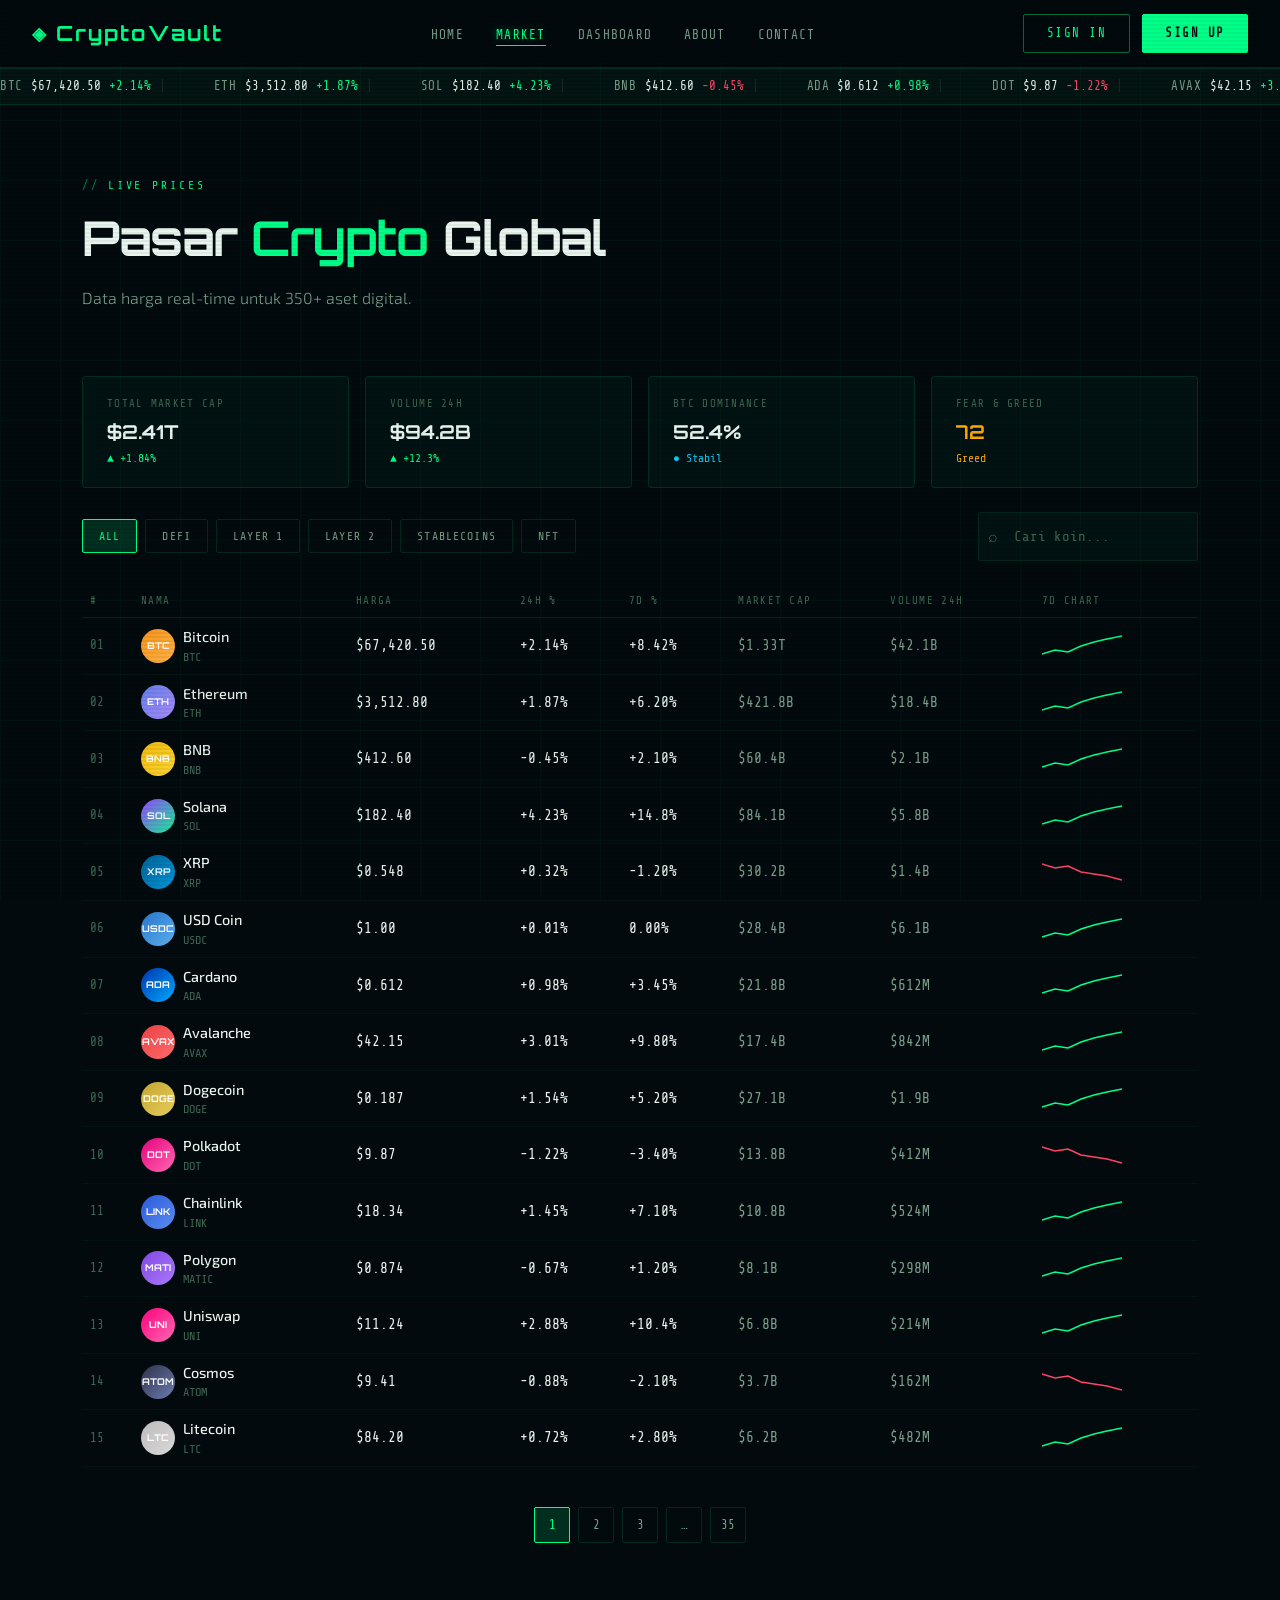
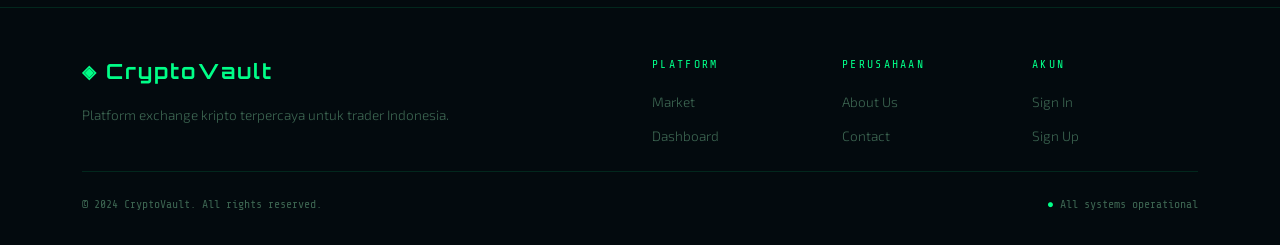
<file: pages/market.html>
<!DOCTYPE html>
<html lang="id">
<head>
  <meta charset="UTF-8" />
  <meta name="viewport" content="width=device-width, initial-scale=1.0" />
  <title>Market — CryptoVault</title>
  <link rel="stylesheet" href="https://cdn.jsdelivr.net/npm/bootstrap@5.3.3/dist/css/bootstrap.min.css" />
  <link rel="stylesheet" href="../css/style.css" />
  <style>
    .summary-card {
      background: var(--bg-card);
      border: 1px solid var(--border);
      border-radius: 4px;
      padding: 1.2rem 1.5rem;
    }

    .summary-label {
      font-family: var(--font-mono);
      font-size: 0.68rem;
      letter-spacing: 0.12em;
      text-transform: uppercase;
      color: var(--text-muted);
      margin-bottom: 0.4rem;
    }

    .summary-value {
      font-family: var(--font-display);
      font-size: 1.2rem;
      font-weight: 700;
    }

    .summary-sub {
      font-family: var(--font-mono);
      font-size: 0.72rem;
      color: var(--accent);
      margin-top: 0.2rem;
    }

    .filter-btn {
      font-family: var(--font-mono);
      font-size: 0.72rem;
      letter-spacing: 0.1em;
      text-transform: uppercase;
      padding: 0.45rem 1rem;
      border: 1px solid var(--border);
      border-radius: 2px;
      background: transparent;
      color: var(--text-secondary);
      cursor: pointer;
      transition: all 0.2s;
    }

    .filter-btn:hover,
    .filter-btn.active {
      border-color: var(--accent);
      color: var(--accent);
      background: var(--accent-dim);
    }

    .coin-dot {
      width: 34px; height: 34px;
      border-radius: 50%;
      display: flex;
      align-items: center;
      justify-content: center;
      font-family: var(--font-display);
      font-size: 0.58rem;
      font-weight: 700;
      color: #fff;
      flex-shrink: 0;
    }

    .coin-fullname { font-size: 0.75rem; color: var(--text-muted); font-family: var(--font-mono); }

    .page-btn {
      width: 36px; height: 36px;
      display: flex;
      align-items: center;
      justify-content: center;
      border: 1px solid var(--border);
      border-radius: 2px;
      font-family: var(--font-mono);
      font-size: 0.78rem;
      color: var(--text-secondary);
      cursor: pointer;
      transition: all 0.2s;
    }

    .page-btn:hover,
    .page-btn.active {
      border-color: var(--accent);
      color: var(--accent);
      background: var(--accent-dim);
    }
  </style>
</head>
<body>

  <nav class="cv-nav">
    <a href="../index.html" class="nav-logo">CryptoVault</a>
    <ul class="nav-links">
      <li><a href="../index.html">Home</a></li>
      <li><a href="market.html">Market</a></li>
      <li><a href="dashboard.html">Dashboard</a></li>
      <li><a href="about.html">About</a></li>
      <li><a href="contact.html">Contact</a></li>
    </ul>
    <div class="nav-cta">
      <a href="signin.html" class="btn-cv btn-cv-outline">Sign In</a>
      <a href="signup.html" class="btn-cv btn-cv-primary">Sign Up</a>
    </div>
    <button class="hamburger" id="hamburger" aria-label="Menu">
      <span></span><span></span><span></span>
    </button>
  </nav>

  <div class="cv-mobile-menu" id="cv-mobile-menu">
    <a href="../index.html">Home</a>
    <a href="market.html">Market</a>
    <a href="dashboard.html">Dashboard</a>
    <a href="about.html">About</a>
    <a href="contact.html">Contact</a>
    <a href="signin.html">Sign In</a>
    <a href="signup.html">Sign Up</a>
  </div>

  <div class="ticker-bar" style="margin-top:68px">
    <div class="ticker-track"></div>
  </div>

  <section style="padding-top:3rem">
    <div class="container">
      <div class="py-4 mb-4" data-aos>
        <div class="section-tag">Live Prices</div>
        <h1 class="section-title">Pasar <span class="highlight">Crypto</span> Global</h1>
        <p class="section-sub">Data harga real-time untuk 350+ aset digital.</p>
      </div>

      <!-- Summary Cards — Bootstrap row/col -->
      <div class="row g-3 mb-4" data-aos>
        <div class="col-6 col-lg-3">
          <div class="summary-card">
            <div class="summary-label">Total Market Cap</div>
            <div class="summary-value">$2.41T</div>
            <div class="summary-sub">▲ +1.84%</div>
          </div>
        </div>
        <div class="col-6 col-lg-3">
          <div class="summary-card">
            <div class="summary-label">Volume 24H</div>
            <div class="summary-value">$94.2B</div>
            <div class="summary-sub">▲ +12.3%</div>
          </div>
        </div>
        <div class="col-6 col-lg-3">
          <div class="summary-card">
            <div class="summary-label">BTC Dominance</div>
            <div class="summary-value">52.4%</div>
            <div class="summary-sub" style="color:var(--accent2)">● Stabil</div>
          </div>
        </div>
        <div class="col-6 col-lg-3">
          <div class="summary-card">
            <div class="summary-label">Fear & Greed</div>
            <div class="summary-value" style="color:var(--warning)">72</div>
            <div class="summary-sub" style="color:var(--warning)">Greed</div>
          </div>
        </div>
      </div>

      <!-- Filter bar — Bootstrap d-flex gap-2 -->
      <div class="d-flex gap-2 flex-wrap align-items-center mb-4">
        <button class="filter-btn active">All</button>
        <button class="filter-btn">DeFi</button>
        <button class="filter-btn">Layer 1</button>
        <button class="filter-btn">Layer 2</button>
        <button class="filter-btn">Stablecoins</button>
        <button class="filter-btn">NFT</button>
        <!-- Bootstrap ms-auto untuk push ke kanan -->
        <div class="ms-auto position-relative" style="min-width:200px">
          <span style="position:absolute;left:0.65rem;top:50%;transform:translateY(-50%);color:var(--text-muted);font-size:1rem;pointer-events:none">⌕</span>
          <!-- Bootstrap form-control -->
          <input type="text" class="form-control" style="padding-left:2.2rem" placeholder="Cari koin..." id="search-input" />
        </div>
      </div>

      <!-- Bootstrap table-responsive + table -->
      <div class="table-responsive" data-aos>
        <table class="table table-hover align-middle">
          <thead>
            <tr>
              <th>#</th>
              <th>Nama</th>
              <th>Harga</th>
              <th>24H %</th>
              <th class="d-none d-lg-table-cell">7D %</th>
              <th class="d-none d-md-table-cell">Market Cap</th>
              <th class="d-none d-md-table-cell">Volume 24H</th>
              <th>7D Chart</th>
            </tr>
          </thead>
          <tbody id="market-tbody"></tbody>
        </table>
      </div>

      <!-- Pagination — Bootstrap d-flex justify-content-center gap-2 -->
      <div class="d-flex justify-content-center gap-2 mt-4" data-aos>
        <div class="page-btn active">1</div>
        <div class="page-btn">2</div>
        <div class="page-btn">3</div>
        <div class="page-btn">…</div>
        <div class="page-btn">35</div>
      </div>
    </div>
  </section>

  <footer class="cv-footer">
    <div class="container">
      <div class="row g-4 mb-4">
        <div class="col-md-5">
          <a href="../index.html" class="nav-logo d-inline-flex mb-3">CryptoVault</a>
          <p class="footer-desc">Platform exchange kripto terpercaya untuk trader Indonesia.</p>
        </div>
        <div class="col-6 col-md-2 offset-md-1">
          <div class="footer-col-title">Platform</div>
          <ul class="footer-links">
            <li><a href="market.html">Market</a></li>
            <li><a href="dashboard.html">Dashboard</a></li>
          </ul>
        </div>
        <div class="col-6 col-md-2">
          <div class="footer-col-title">Perusahaan</div>
          <ul class="footer-links">
            <li><a href="about.html">About Us</a></li>
            <li><a href="contact.html">Contact</a></li>
          </ul>
        </div>
        <div class="col-6 col-md-2">
          <div class="footer-col-title">Akun</div>
          <ul class="footer-links">
            <li><a href="signin.html">Sign In</a></li>
            <li><a href="signup.html">Sign Up</a></li>
          </ul>
        </div>
      </div>
      <div class="footer-bottom d-flex justify-content-between flex-wrap gap-2">
        <span>© 2024 CryptoVault. All rights reserved.</span>
        <span class="font-mono"><span class="up">●</span> All systems operational</span>
      </div>
    </div>
  </footer>

  <script src="https://cdn.jsdelivr.net/npm/bootstrap@5.3.3/dist/js/bootstrap.bundle.min.js"></script>
  <script src="../js/main.js"></script>
  <script>
    var COINS = [
      { rank:1,  symbol:'BTC',  name:'Bitcoin',   price:'$67,420.50', d1:'+2.14%', d7:'+8.42%',  up1:true,  up7:true,  mcap:'$1.33T', vol:'$42.1B', color:'linear-gradient(135deg,#f7931a,#ffb347)' },
      { rank:2,  symbol:'ETH',  name:'Ethereum',  price:'$3,512.80',  d1:'+1.87%', d7:'+6.20%',  up1:true,  up7:true,  mcap:'$421.8B',vol:'$18.4B', color:'linear-gradient(135deg,#627eea,#a78bfa)' },
      { rank:3,  symbol:'BNB',  name:'BNB',       price:'$412.60',    d1:'-0.45%', d7:'+2.10%',  up1:false, up7:true,  mcap:'$60.4B', vol:'$2.1B',  color:'linear-gradient(135deg,#f0b90b,#fcd535)' },
      { rank:4,  symbol:'SOL',  name:'Solana',    price:'$182.40',    d1:'+4.23%', d7:'+14.8%',  up1:true,  up7:true,  mcap:'$84.1B', vol:'$5.8B',  color:'linear-gradient(135deg,#9945ff,#14f195)' },
      { rank:5,  symbol:'XRP',  name:'XRP',       price:'$0.548',     d1:'+0.32%', d7:'-1.20%',  up1:true,  up7:false, mcap:'$30.2B', vol:'$1.4B',  color:'linear-gradient(135deg,#006097,#0098d8)' },
      { rank:6,  symbol:'USDC', name:'USD Coin',  price:'$1.00',      d1:'+0.01%', d7:'0.00%',   up1:true,  up7:true,  mcap:'$28.4B', vol:'$6.1B',  color:'linear-gradient(135deg,#2775ca,#5dadec)' },
      { rank:7,  symbol:'ADA',  name:'Cardano',   price:'$0.612',     d1:'+0.98%', d7:'+3.45%',  up1:true,  up7:true,  mcap:'$21.8B', vol:'$612M',  color:'linear-gradient(135deg,#0033ad,#00aaff)' },
      { rank:8,  symbol:'AVAX', name:'Avalanche', price:'$42.15',     d1:'+3.01%', d7:'+9.80%',  up1:true,  up7:true,  mcap:'$17.4B', vol:'$842M',  color:'linear-gradient(135deg,#e84142,#ff6b6b)' },
      { rank:9,  symbol:'DOGE', name:'Dogecoin',  price:'$0.187',     d1:'+1.54%', d7:'+5.20%',  up1:true,  up7:true,  mcap:'$27.1B', vol:'$1.9B',  color:'linear-gradient(135deg,#c2a633,#e8cc5a)' },
      { rank:10, symbol:'DOT',  name:'Polkadot',  price:'$9.87',      d1:'-1.22%', d7:'-3.40%',  up1:false, up7:false, mcap:'$13.8B', vol:'$412M',  color:'linear-gradient(135deg,#e6007a,#ff69b4)' },
      { rank:11, symbol:'LINK', name:'Chainlink', price:'$18.34',     d1:'+1.45%', d7:'+7.10%',  up1:true,  up7:true,  mcap:'$10.8B', vol:'$524M',  color:'linear-gradient(135deg,#2a5ada,#5b8def)' },
      { rank:12, symbol:'MATIC',name:'Polygon',   price:'$0.874',     d1:'-0.67%', d7:'+1.20%',  up1:false, up7:true,  mcap:'$8.1B',  vol:'$298M',  color:'linear-gradient(135deg,#8247e5,#a97af8)' },
      { rank:13, symbol:'UNI',  name:'Uniswap',   price:'$11.24',     d1:'+2.88%', d7:'+10.4%',  up1:true,  up7:true,  mcap:'$6.8B',  vol:'$214M',  color:'linear-gradient(135deg,#ff007a,#ff69b4)' },
      { rank:14, symbol:'ATOM', name:'Cosmos',    price:'$9.41',      d1:'-0.88%', d7:'-2.10%',  up1:false, up7:false, mcap:'$3.7B',  vol:'$162M',  color:'linear-gradient(135deg,#2e3148,#6b7db3)' },
      { rank:15, symbol:'LTC',  name:'Litecoin',  price:'$84.20',     d1:'+0.72%', d7:'+2.80%',  up1:true,  up7:true,  mcap:'$6.2B',  vol:'$482M',  color:'linear-gradient(135deg,#bfbbbb,#d8d8d8)' },
    ];

    function sparkline(up) {
      var pts = up ? '0,22 13,18 26,20 39,14 52,10 65,7 80,4' : '0,6 13,10 26,8 39,14 52,16 65,18 80,22';
      return '<svg width="80" height="28" viewBox="0 0 80 28"><polyline points="' + pts + '" stroke="' + (up ? '#00ff88' : '#ff4466') + '" stroke-width="1.5" fill="none"/></svg>';
    }

    document.getElementById('market-tbody').innerHTML = COINS.map(function (c) {
      return '<tr>'
        + '<td class="font-mono" style="color:var(--text-muted);font-size:0.78rem">' + String(c.rank).padStart(2, '0') + '</td>'
        + '<td><div class="d-flex align-items-center gap-2"><div class="coin-dot" style="background:' + c.color + '">' + c.symbol.slice(0,4) + '</div><div><div style="font-weight:500">' + c.name + '</div><div class="coin-fullname">' + c.symbol + '</div></div></div></td>'
        + '<td class="font-mono">' + c.price + '</td>'
        + '<td class="font-mono ' + (c.up1 ? 'up' : 'down') + '">' + c.d1 + '</td>'
        + '<td class="font-mono d-none d-lg-table-cell ' + (c.up7 ? 'up' : 'down') + '">' + c.d7 + '</td>'
        + '<td class="font-mono d-none d-md-table-cell" style="color:var(--text-secondary)">' + c.mcap + '</td>'
        + '<td class="font-mono d-none d-md-table-cell" style="color:var(--text-secondary)">' + c.vol + '</td>'
        + '<td>' + sparkline(c.up7) + '</td>'
        + '</tr>';
    }).join('');

    document.querySelectorAll('.filter-btn').forEach(function (btn) {
      btn.addEventListener('click', function () {
        document.querySelectorAll('.filter-btn').forEach(function (b) { b.classList.remove('active'); });
        btn.classList.add('active');
      });
    });

    document.getElementById('search-input').addEventListener('input', function () {
      var q = this.value.toLowerCase();
      document.querySelectorAll('#market-tbody tr').forEach(function (row) {
        row.style.display = row.textContent.toLowerCase().includes(q) ? '' : 'none';
      });
    });
  </script>
</body>
</html>
</file>
<file: css/style.css>
@import url('https://fonts.googleapis.com/css2?family=Share+Tech+Mono&family=Orbitron:wght@400;600;700;900&family=Exo+2:wght@300;400;600&display=swap');

/* ─────────────────────────────────────────
   CSS VARIABLES
   ───────────────────────────────────────── */
:root {
  --bg-primary: #030a0e;
  --bg-secondary: #071218;
  --bg-card: rgba(0, 255, 136, 0.03);
  --bg-card-hover: rgba(0, 255, 136, 0.07);
  --accent: #00ff88;
  --accent-dim: rgba(0, 255, 136, 0.15);
  --accent-glow: rgba(0, 255, 136, 0.4);
  --accent2: #00cfff;
  --danger: #ff4466;
  --warning: #ffaa00;
  --text-primary: #e8f5ee;
  --text-secondary: #7a9e8a;
  --text-muted: #3d6652;
  --border: rgba(0, 255, 136, 0.12);
  --border-bright: rgba(0, 255, 136, 0.4);
  --font-mono: 'Share Tech Mono', monospace;
  --font-display: 'Orbitron', sans-serif;
  --font-body: 'Exo 2', sans-serif;
}

/* ─────────────────────────────────────────
   BOOTSTRAP OVERRIDES
   Bootstrap di-load via CDN di setiap HTML.
   Blok ini meng-override warna & style default
   Bootstrap agar sesuai tema cyberpunk.
   ───────────────────────────────────────── */

/* Override Bootstrap container background */
.container,
.container-fluid {
  position: relative;
  z-index: 1;
}

/* Override Bootstrap table agar tembus dark theme */
.table {
  --bs-table-bg: transparent;
  --bs-table-hover-bg: var(--bg-card-hover);
  --bs-table-border-color: rgba(0, 255, 136, 0.08);
  --bs-table-color: var(--text-primary);
  color: var(--text-primary);
}

.table thead th {
  font-family: var(--font-mono);
  font-size: 0.68rem;
  letter-spacing: 0.12em;
  text-transform: uppercase;
  color: var(--text-muted);
  border-color: var(--border);
  font-weight: 400;
  white-space: nowrap;
  cursor: pointer;
}

.table thead th:hover {
  color: var(--accent);
}

.table td {
  border-color: rgba(0, 255, 136, 0.04);
  vertical-align: middle;
  font-size: 0.9rem;
}

/* Override Bootstrap form-control */
.form-control,
.form-select {
  background-color: rgba(0, 255, 136, 0.03);
  border: 1px solid var(--border);
  border-radius: 2px;
  color: var(--text-primary);
  font-family: var(--font-mono);
  font-size: 0.88rem;
  padding: 0.8rem 1rem;
}

.form-control::placeholder {
  color: var(--text-muted);
}

.form-control:focus,
.form-select:focus {
  background-color: rgba(0, 255, 136, 0.05);
  border-color: var(--accent);
  box-shadow: 0 0 0 3px var(--accent-dim);
  color: var(--text-primary);
}

.form-select {
  background-image: url("data:image/svg+xml,%3csvg xmlns='http://www.w3.org/2000/svg' viewBox='0 0 16 16'%3e%3cpath fill='none' stroke='%2300ff88' stroke-linecap='round' stroke-linejoin='round' stroke-width='2' d='M2 5l6 6 6-6'/%3e%3c/svg%3e");
}

.form-select option {
  background: var(--bg-secondary);
  color: var(--text-primary);
}

.form-label {
  font-family: var(--font-mono);
  font-size: 0.72rem;
  letter-spacing: 0.15em;
  color: var(--accent);
  text-transform: uppercase;
  margin-bottom: 0.5rem;
}

/* Override Bootstrap form-check */
.form-check-input:checked {
  background-color: var(--accent);
  border-color: var(--accent);
}

.form-check-input:focus {
  box-shadow: 0 0 0 3px var(--accent-dim);
  border-color: var(--accent);
}

.form-check-label {
  font-size: 0.82rem;
  color: var(--text-secondary);
}

/* Override Bootstrap badge */
.badge {
  font-family: var(--font-mono);
  font-size: 0.7rem;
  letter-spacing: 0.1em;
  padding: 0.35rem 0.7rem;
  border-radius: 2px;
  font-weight: 400;
}

.badge-cv-green {
  background: rgba(0, 255, 136, 0.1);
  color: var(--accent);
  border: 1px solid rgba(0, 255, 136, 0.2);
}

.badge-cv-blue {
  background: rgba(0, 207, 255, 0.1);
  color: var(--accent2);
  border: 1px solid rgba(0, 207, 255, 0.2);
}

/* Override Bootstrap modal */
.modal-content {
  background: var(--bg-secondary);
  border: 1px solid var(--border);
  border-radius: 4px;
  color: var(--text-primary);
}

.modal-header {
  border-bottom: 1px solid var(--border);
  padding: 1.2rem 1.5rem;
}

.modal-footer {
  border-top: 1px solid var(--border);
  padding: 1rem 1.5rem;
}

.modal-title {
  font-family: var(--font-display);
  font-size: 1rem;
  font-weight: 600;
  color: var(--accent);
}

.btn-close {
  filter: invert(1) sepia(1) saturate(5) hue-rotate(100deg);
  opacity: 0.6;
}

.btn-close:hover {
  opacity: 1;
}

/* Override Bootstrap navbar (used in mobile only) */
.navbar-toggler {
  border: 1px solid var(--border);
  padding: 0.3rem 0.5rem;
}

.navbar-toggler-icon {
  background-image: url("data:image/svg+xml,%3csvg xmlns='http://www.w3.org/2000/svg' viewBox='0 0 30 30'%3e%3cpath stroke='%2300ff88' stroke-linecap='round' stroke-miterlimit='10' stroke-width='2' d='M4 7h22M4 15h22M4 23h22'/%3e%3c/svg%3e");
}

/* ─────────────────────────────────────────
   GLOBAL BASE
   ───────────────────────────────────────── */
*,
*::before,
*::after {
  box-sizing: border-box;
}

html {
  scroll-behavior: smooth;
}

body {
  background: var(--bg-primary);
  color: var(--text-primary);
  font-family: var(--font-body);
  font-weight: 300;
  min-height: 100vh;
  overflow-x: hidden;
}

body::before {
  content: '';
  position: fixed;
  inset: 0;
  background: repeating-linear-gradient(
    0deg,
    transparent,
    transparent 2px,
    rgba(0, 0, 0, 0.05) 2px,
    rgba(0, 0, 0, 0.05) 4px
  );
  pointer-events: none;
  z-index: 9999;
}

body::after {
  content: '';
  position: fixed;
  inset: 0;
  background-image:
    linear-gradient(rgba(0, 255, 136, 0.03) 1px, transparent 1px),
    linear-gradient(90deg, rgba(0, 255, 136, 0.03) 1px, transparent 1px);
  background-size: 60px 60px;
  pointer-events: none;
  z-index: 0;
}

/* ─────────────────────────────────────────
   NAVBAR
   ───────────────────────────────────────── */
nav.cv-nav {
  position: fixed;
  top: 0;
  width: 100%;
  z-index: 1000;
  padding: 0 2rem;
  height: 68px;
  display: flex;
  align-items: center;
  justify-content: space-between;
  background: rgba(3, 10, 14, 0.92);
  border-bottom: 1px solid var(--border);
  backdrop-filter: blur(20px);
}

.nav-logo {
  font-family: var(--font-display);
  font-size: 1.3rem;
  font-weight: 700;
  color: var(--accent);
  text-decoration: none;
  letter-spacing: 0.1em;
  display: flex;
  align-items: center;
  gap: 0.5rem;
}

.nav-logo::before {
  content: '◈';
  font-size: 1.1rem;
  animation: pulse 2s ease-in-out infinite;
}

@keyframes pulse {
  0%, 100% { opacity: 1; }
  50% { opacity: 0.4; }
}

.nav-links {
  display: flex;
  align-items: center;
  gap: 2rem;
  list-style: none;
  margin: 0;
  padding: 0;
}

.nav-links a {
  color: var(--text-secondary);
  text-decoration: none;
  font-family: var(--font-mono);
  font-size: 0.8rem;
  letter-spacing: 0.1em;
  text-transform: uppercase;
  transition: color 0.2s;
  position: relative;
}

.nav-links a::after {
  content: '';
  position: absolute;
  bottom: -4px;
  left: 0;
  width: 0;
  height: 1px;
  background: var(--accent);
  transition: width 0.3s;
}

.nav-links a:hover,
.nav-links a.active {
  color: var(--accent);
  text-shadow: 0 0 10px var(--accent-glow);
}

.nav-links a:hover::after,
.nav-links a.active::after {
  width: 100%;
}

.nav-cta {
  display: flex;
  gap: 0.75rem;
  align-items: center;
}

/* Mobile menu (Bootstrap collapse) */
.cv-mobile-menu {
  display: none;
  position: fixed;
  top: 68px;
  left: 0;
  right: 0;
  background: rgba(3, 10, 14, 0.98);
  border-bottom: 1px solid var(--border);
  backdrop-filter: blur(20px);
  z-index: 999;
  padding: 1.5rem 2rem;
  flex-direction: column;
  gap: 1.2rem;
}

.cv-mobile-menu.open {
  display: flex;
}

.cv-mobile-menu a {
  color: var(--text-secondary);
  text-decoration: none;
  font-family: var(--font-mono);
  font-size: 0.85rem;
  letter-spacing: 0.1em;
  text-transform: uppercase;
  padding: 0.5rem 0;
  border-bottom: 1px solid var(--border);
  transition: color 0.2s;
}

.cv-mobile-menu a:last-child {
  border-bottom: none;
}

.cv-mobile-menu a:hover,
.cv-mobile-menu a.active {
  color: var(--accent);
}

.hamburger {
  display: none;
  flex-direction: column;
  gap: 5px;
  cursor: pointer;
  padding: 4px;
  background: none;
  border: none;
}

.hamburger span {
  width: 24px;
  height: 2px;
  background: var(--accent);
  transition: all 0.3s;
  display: block;
}

/* ─────────────────────────────────────────
   BUTTONS (custom, complement Bootstrap)
   ───────────────────────────────────────── */
.btn-cv {
  font-family: var(--font-mono);
  font-size: 0.78rem;
  letter-spacing: 0.12em;
  text-transform: uppercase;
  padding: 0.6rem 1.4rem;
  border-radius: 2px;
  cursor: pointer;
  transition: all 0.25s;
  text-decoration: none;
  display: inline-block;
  border: none;
}

.btn-cv-outline {
  background: transparent;
  border: 1px solid var(--border-bright);
  color: var(--accent);
}

.btn-cv-outline:hover {
  background: var(--accent-dim);
  box-shadow: 0 0 16px var(--accent-glow);
  color: var(--accent);
}

.btn-cv-primary {
  background: var(--accent);
  color: var(--bg-primary);
  font-weight: 600;
  border: 1px solid var(--accent);
}

.btn-cv-primary:hover {
  background: transparent;
  color: var(--accent);
  box-shadow: 0 0 20px var(--accent-glow);
}

.btn-cv-lg {
  padding: 0.9rem 2.2rem;
  font-size: 0.88rem;
}

/* ─────────────────────────────────────────
   CARDS
   ───────────────────────────────────────── */
.cv-card {
  background: var(--bg-card);
  border: 1px solid var(--border);
  border-radius: 4px;
  padding: 1.8rem;
  transition: all 0.3s;
  position: relative;
  overflow: hidden;
}

.cv-card::before {
  content: '';
  position: absolute;
  top: 0;
  left: 0;
  right: 0;
  height: 1px;
  background: linear-gradient(90deg, transparent, var(--accent), transparent);
  opacity: 0;
  transition: opacity 0.3s;
}

.cv-card:hover {
  background: var(--bg-card-hover);
  border-color: rgba(0, 255, 136, 0.25);
  transform: translateY(-2px);
  box-shadow: 0 8px 32px rgba(0, 0, 0, 0.4);
}

.cv-card:hover::before {
  opacity: 1;
}

/* ─────────────────────────────────────────
   SECTION HELPERS
   ───────────────────────────────────────── */
.section-tag {
  font-family: var(--font-mono);
  font-size: 0.72rem;
  color: var(--accent);
  letter-spacing: 0.25em;
  text-transform: uppercase;
  margin-bottom: 1rem;
  display: flex;
  align-items: center;
  gap: 0.5rem;
}

.section-tag::before {
  content: '//';
  opacity: 0.5;
}

.section-title {
  font-family: var(--font-display);
  font-size: clamp(1.8rem, 4vw, 3rem);
  font-weight: 700;
  line-height: 1.15;
  letter-spacing: -0.02em;
  margin-bottom: 1.2rem;
}

.section-title .highlight {
  color: var(--accent);
}

.section-sub {
  color: var(--text-secondary);
  font-size: 1rem;
  line-height: 1.7;
  max-width: 540px;
}

/* ─────────────────────────────────────────
   TICKER
   ───────────────────────────────────────── */
.ticker-bar {
  background: rgba(0, 255, 136, 0.04);
  border-top: 1px solid var(--border);
  border-bottom: 1px solid var(--border);
  padding: 0.5rem 0;
  overflow: hidden;
}

.ticker-track {
  display: flex;
  gap: 3rem;
  animation: ticker 30s linear infinite;
  white-space: nowrap;
}

@keyframes ticker {
  0% { transform: translateX(0); }
  100% { transform: translateX(-50%); }
}

.ticker-item {
  display: inline-flex;
  align-items: center;
  gap: 0.5rem;
  font-family: var(--font-mono);
  font-size: 0.78rem;
}

.ticker-name { color: var(--text-secondary); letter-spacing: 0.05em; }
.ticker-price { color: var(--text-primary); }
.ticker-change.up { color: var(--accent); }
.ticker-change.down { color: var(--danger); }

/* ─────────────────────────────────────────
   FOOTER
   ───────────────────────────────────────── */
footer.cv-footer {
  border-top: 1px solid var(--border);
  padding: 3rem 0 2rem;
  margin-top: 4rem;
  position: relative;
  z-index: 1;
}

.footer-col-title {
  font-family: var(--font-mono);
  font-size: 0.72rem;
  letter-spacing: 0.2em;
  text-transform: uppercase;
  color: var(--accent);
  margin-bottom: 1rem;
}

.footer-desc {
  color: var(--text-muted);
  font-size: 0.85rem;
  line-height: 1.7;
  margin-bottom: 1.2rem;
}

.footer-links {
  list-style: none;
  padding: 0;
  margin: 0;
  display: flex;
  flex-direction: column;
  gap: 0.6rem;
}

.footer-links a {
  color: var(--text-muted);
  text-decoration: none;
  font-size: 0.85rem;
  transition: color 0.2s;
}

.footer-links a:hover {
  color: var(--accent);
}

.footer-bottom {
  border-top: 1px solid var(--border);
  padding-top: 1.5rem;
  font-family: var(--font-mono);
  font-size: 0.72rem;
  color: var(--text-muted);
}

/* ─────────────────────────────────────────
   UTILITIES
   ───────────────────────────────────────── */
.up { color: var(--accent); }
.down { color: var(--danger); }

.font-mono { font-family: var(--font-mono); }
.font-display { font-family: var(--font-display); }

/* ─────────────────────────────────────────
   SCROLL ANIMATION (AOS)
   ───────────────────────────────────────── */
[data-aos] {
  opacity: 0;
  transform: translateY(24px);
  transition: opacity 0.6s ease, transform 0.6s ease;
}

[data-aos].visible {
  opacity: 1;
  transform: translateY(0);
}

[data-aos][data-delay="1"] { transition-delay: 0.1s; }
[data-aos][data-delay="2"] { transition-delay: 0.2s; }
[data-aos][data-delay="3"] { transition-delay: 0.3s; }
[data-aos][data-delay="4"] { transition-delay: 0.4s; }
[data-aos][data-delay="5"] { transition-delay: 0.5s; }
[data-aos][data-delay="6"] { transition-delay: 0.6s; }

/* ─────────────────────────────────────────
   RESPONSIVE
   ───────────────────────────────────────── */
@media (max-width: 991px) {
  .nav-links { display: none; }
  .nav-cta { display: none; }
  .hamburger { display: flex; }
}

@media (max-width: 768px) {
  footer.cv-footer .row > div { margin-bottom: 2rem; }
  .footer-bottom { text-align: center; flex-direction: column; gap: 0.5rem; }
}
</file>
